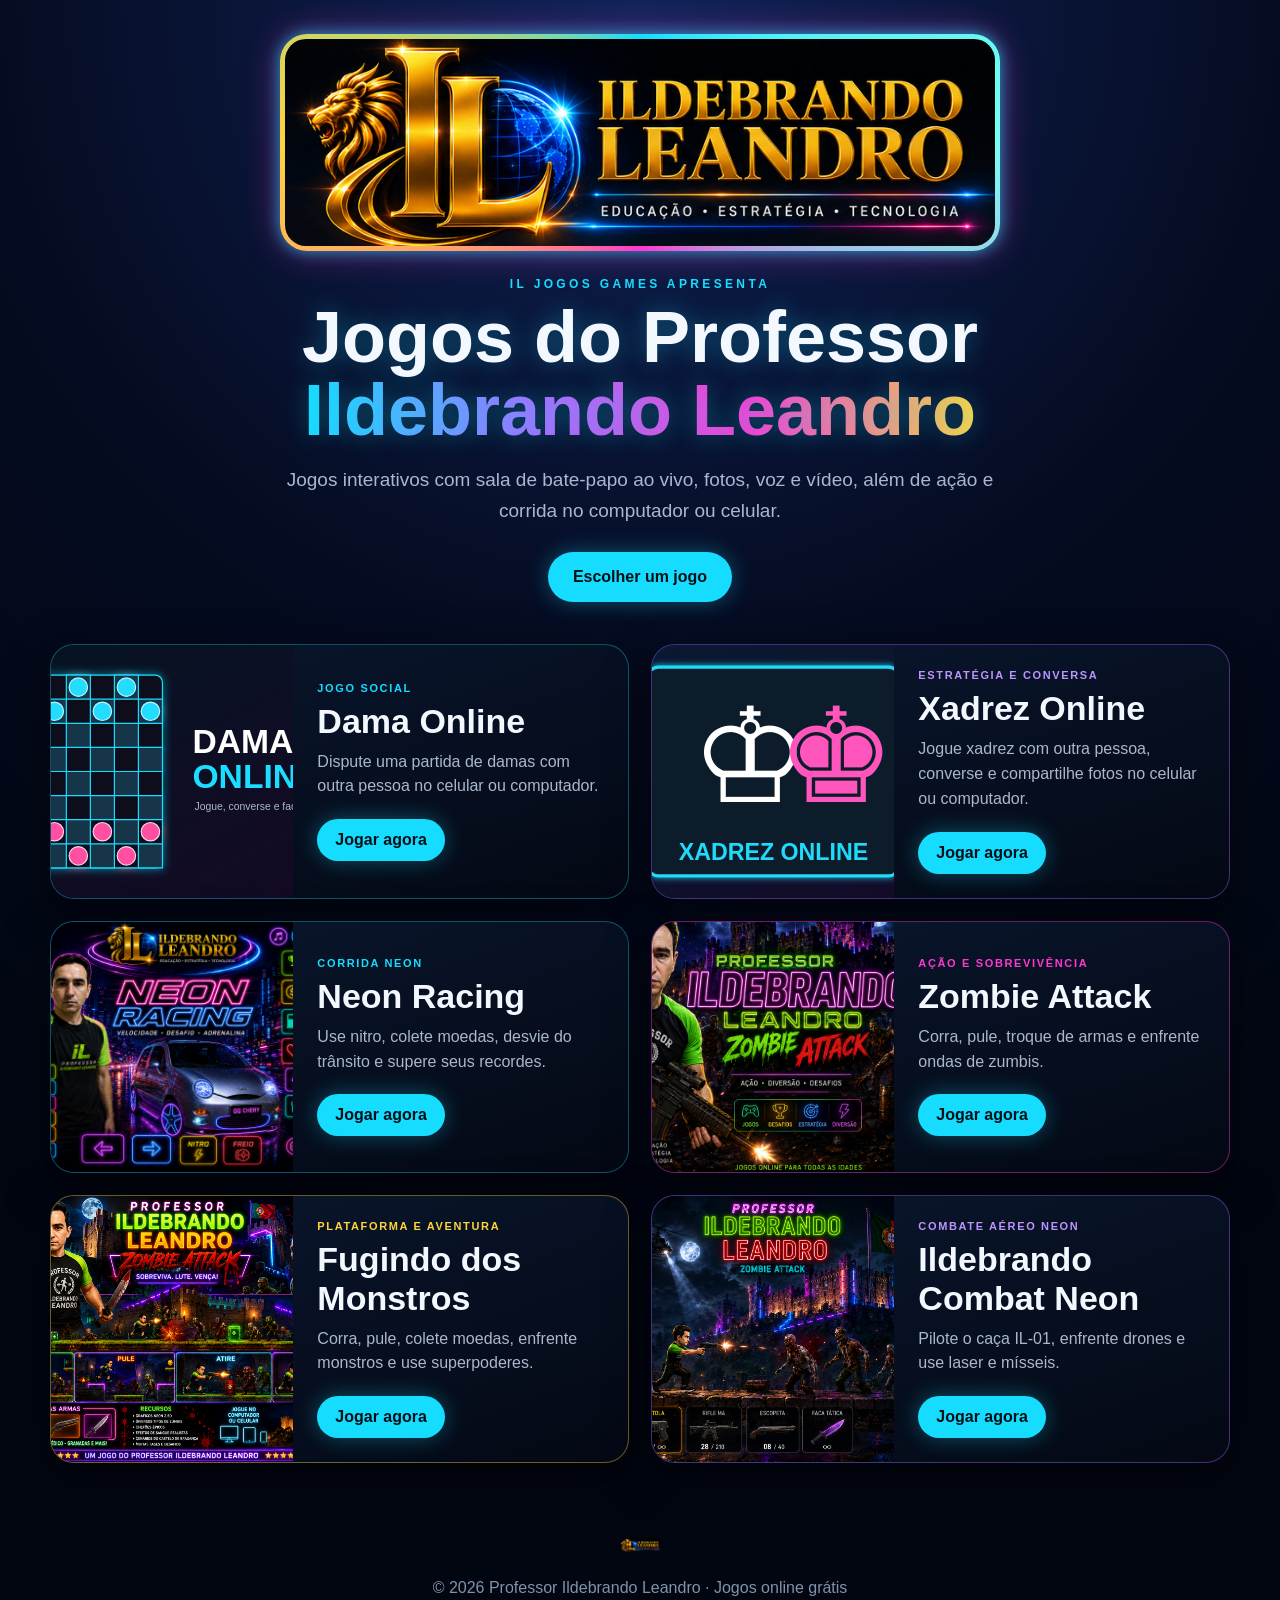
<file: index.html>
<!doctype html>
<html lang="pt-BR">
<head>
<meta charset="utf-8">
  <meta name="viewport" content="width=device-width,initial-scale=1,viewport-fit=cover">
  <title>Jogos do Professor Ildebrando Leandro | Jogos Online Grátis</title>
  <meta name="description" content="Jogos online grátis do Professor Ildebrando Leandro. Jogue Dama e Xadrez interativos com sala de bate-papo ao vivo, além de jogos de ação e corrida no celular ou computador.">
  <meta name="author" content="Professor Ildebrando Leandro">
  <meta name="robots" content="index,follow,max-image-preview:large,max-snippet:-1,max-video-preview:-1">
  <meta name="googlebot" content="index,follow,max-image-preview:large,max-snippet:-1,max-video-preview:-1">
  <meta name="theme-color" content="#050914">
  <link rel="canonical" href="https://jogogames.github.io/">
  <link rel="icon" type="image/png" sizes="32x32" href="./assets/favicon-32.png">
  <link rel="icon" type="image/png" sizes="16x16" href="./assets/favicon-16.png">
  <link rel="apple-touch-icon" sizes="192x192" href="./assets/favicon-192.png">
  <link rel="manifest" href="./site.webmanifest">
  <meta property="og:type" content="website">
  <meta property="og:locale" content="pt_BR">
  <meta property="og:site_name" content="Jogos do Professor Ildebrando Leandro">
  <meta property="og:title" content="Jogos do Professor Ildebrando Leandro">
  <meta property="og:description" content="Dama e Xadrez interativos com sala de bate-papo ao vivo, fotos, voz e vídeo. Jogue grátis no celular ou computador.">
  <meta property="og:url" content="https://jogogames.github.io/">
  <meta property="og:image" content="https://jogogames.github.io/assets/jogogames-whatsapp-1200x630.png">
  <meta property="og:image:secure_url" content="https://jogogames.github.io/assets/jogogames-whatsapp-1200x630.png">
  <meta property="og:image:type" content="image/png">
  <meta property="og:image:width" content="1200">
  <meta property="og:image:height" content="630">
  <meta property="og:image:alt" content="Jogos online grátis do Professor Ildebrando Leandro">
  <meta name="twitter:card" content="summary_large_image">
  <meta name="twitter:title" content="Jogos do Professor Ildebrando Leandro">
  <meta name="twitter:description" content="Dama e Xadrez interativos com sala de bate-papo ao vivo, além de jogos de ação e corrida.">
  <meta name="twitter:image" content="https://jogogames.github.io/assets/jogogames-whatsapp-1200x630.png">
  <link rel="stylesheet" href="./style.css?v=4">
  <script type="application/ld+json">
  {"@context":"https://schema.org","@type":"WebSite","name":"Jogos do Professor Ildebrando Leandro","alternateName":"JogoGames","url":"https://jogogames.github.io/","description":"Jogos online grátis criados pelo Professor Ildebrando Leandro.","inLanguage":"pt-BR","publisher":{"@type":"Person","name":"Professor Ildebrando Leandro"}}
  </script>
<script async src="https://www.googletagmanager.com/gtag/js?id=G-5PKOH4M5QY"></script><script>window.dataLayer=window.dataLayer||[];function gtag(){dataLayer.push(arguments)}gtag("js",new Date());gtag("config","G-5PKOH4M5QY");</script></head>
<body>
  <header class="hero">
    <span class="brand-neon"><img class="brand" src="./assets/logo-ildebrando-gold.png" alt="Logotipo Ildebrando Leandro com leão dourado e luzes neon" width="1650" height="500"></span>
    <p class="eyebrow">IL JOGOS GAMES APRESENTA</p>
    <h1>Jogos do Professor<br><span>Ildebrando Leandro</span></h1>
    <p class="intro">Jogos interativos com sala de bate-papo ao vivo, fotos, voz e vídeo, além de ação e corrida no computador ou celular.</p>
    <a class="primary" href="#jogos">Escolher um jogo</a>
  </header>

  <main id="jogos" class="games" aria-label="Jogos disponíveis">
    <article class="card green">
      <img src="./assets/dama-online.svg" alt="Tabuleiro iluminado do jogo Dama Online" loading="eager">
      <div><span>Jogo social</span><h2>Dama Online</h2><p>Dispute uma partida de damas com outra pessoa no celular ou computador.</p><a href="./Dama-Online/">Jogar agora</a></div>
    </article>
    <article class="card violet">
      <img src="./assets/xadrez-online.svg" alt="Tabuleiro iluminado do jogo Xadrez Online" loading="eager">
      <div><span>Estratégia e conversa</span><h2>Xadrez Online</h2><p>Jogue xadrez com outra pessoa, converse e compartilhe fotos no celular ou computador.</p><a href="./Xadrez-Online/">Jogar agora</a></div>
    </article>
    <article class="card cyan">
      <img src="./assets/cover-neon-racing.png" alt="Capa do Neon Racing" loading="lazy">
      <div><span>Corrida neon</span><h2>Neon Racing</h2><p>Use nitro, colete moedas, desvie do trânsito e supere seus recordes.</p><a href="./Neon-Racing/">Jogar agora</a></div>
    </article>
    <article class="card pink">
      <img src="./assets/professor-ildebrando-zombie-attack-1200x630.png" alt="Capa do Zombie Attack" loading="lazy">
      <div><span>Ação e sobrevivência</span><h2>Zombie Attack</h2><p>Corra, pule, troque de armas e enfrente ondas de zumbis.</p><a href="./Zombie-Attack/">Jogar agora</a></div>
    </article>
    <article class="card gold">
      <img src="./assets/cover.jpg" alt="Capa do Ildebrando Combat Neon" loading="lazy">
      <div><span>Plataforma e aventura</span><h2>Fugindo dos Monstros</h2><p>Corra, pule, colete moedas, enfrente monstros e use superpoderes.</p><a href="./Monster-Games/">Jogar agora</a></div>
    </article>
    <article class="card violet">
      <img src="./assets/game-scene-v3.png" alt="Capa do Ildebrando Combat Neon" loading="lazy">
      <div><span>Combate aéreo neon</span><h2>Ildebrando Combat Neon</h2><p>Pilote o caça IL-01, enfrente drones e use laser e mísseis.</p><a href="https://jogogames.github.io/Jogos.Games/">Jogar agora</a></div>
    </article>
  </main>

  <footer><img src="./assets/favicon-192.png" alt="IL" width="48" height="48"><p>© 2026 Professor Ildebrando Leandro · Jogos online grátis</p></footer>
</body>
</html>
</file>
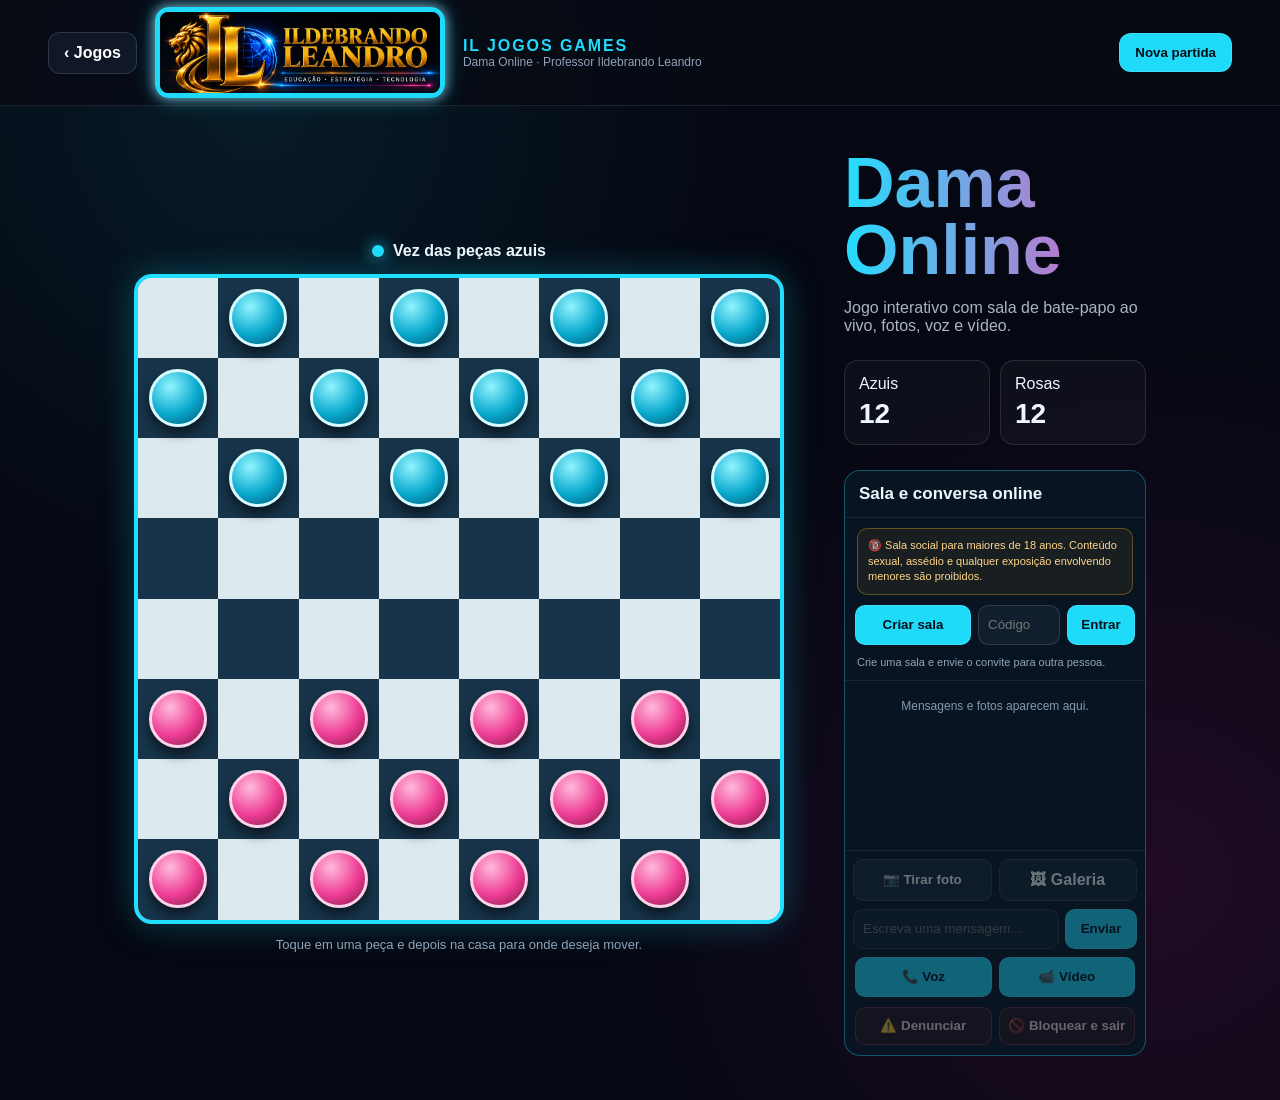
<file: Dama-Online/index.html>
<!doctype html><html lang="pt-BR"><head><meta charset="utf-8"><meta name="viewport" content="width=device-width,initial-scale=1,viewport-fit=cover"><meta name="theme-color" content="#050914"><title>Jogo de Dama Online Grátis com Amigos | JogoGames</title><meta name="description" content="Jogue Dama Online grátis com amigos. Jogo interativo com sala de bate-papo ao vivo, fotos, voz e vídeo no celular ou computador."><meta name="author" content="Professor Ildebrando Leandro"><meta name="robots" content="index,follow,max-image-preview:large"><link rel="canonical" href="https://jogogames.github.io/Dama-Online/"><link rel="icon" href="../assets/favicon-32.png"><meta property="og:type" content="website"><meta property="og:locale" content="pt_BR"><meta property="og:site_name" content="JogoGames"><meta property="og:title" content="Jogo de Dama Online Grátis com Amigos | JogoGames"><meta property="og:description" content="Jogo de Dama interativo com sala de bate-papo ao vivo, fotos, voz e vídeo. Jogue grátis com amigos."><meta property="og:url" content="https://jogogames.github.io/Dama-Online/"><meta property="og:image" content="https://jogogames.github.io/assets/dama-online-whatsapp-1200x630.png"><meta property="og:image:secure_url" content="https://jogogames.github.io/assets/dama-online-whatsapp-1200x630.png"><meta property="og:image:type" content="image/png"><meta property="og:image:width" content="1200"><meta property="og:image:height" content="630"><meta property="og:image:alt" content="Dama Online do Professor Ildebrando Leandro"><meta name="twitter:card" content="summary_large_image"><meta name="twitter:title" content="Jogo de Dama Online Grátis com Amigos | JogoGames"><meta name="twitter:description" content="Jogo de Dama interativo com sala de bate-papo ao vivo, fotos, voz e vídeo. Jogue grátis com amigos."><meta name="twitter:image" content="https://jogogames.github.io/assets/dama-online-whatsapp-1200x630.png"><link rel="stylesheet" href="./style.css?v=9"><link rel="stylesheet" href="./social.css?v=7"><script type="application/ld+json">{"@context":"https://schema.org","@type":"VideoGame","name":"Dama Online","url":"https://jogogames.github.io/Dama-Online/","image":"https://jogogames.github.io/assets/dama-online-whatsapp-1200x630.png","author":{"@type":"Person","name":"Professor Ildebrando Leandro"},"applicationCategory":"Game","operatingSystem":"Web Browser","isAccessibleForFree":true,"inLanguage":"pt-BR"}</script><script async src="https://www.googletagmanager.com/gtag/js?id=G-5PKOH4M5QY"></script><script>window.dataLayer=window.dataLayer||[];function gtag(){dataLayer.push(arguments)}gtag("js",new Date());gtag("config","G-5PKOH4M5QY");</script></head><body>
<header><a href="../" aria-label="Voltar ao JogoGames">‹ Jogos</a><span class="logo-neon"><img class="game-brand" src="../assets/logo-ildebrando-gold.png" alt="Leão dourado IL"></span><div><strong>IL JOGOS GAMES</strong><span>Dama Online · Professor Ildebrando Leandro</span></div><button id="newGame">Nova partida</button></header>
<main><section class="game"><div class="status"><span id="turnDot"></span><strong id="status">Vez das peças azuis</strong></div><div id="board" class="board" role="grid" aria-label="Tabuleiro de damas"></div><p class="help">Toque em uma peça e depois na casa para onde deseja mover.</p></section><aside><h1>Dama Online</h1><p>Jogo interativo com sala de bate-papo ao vivo, fotos, voz e vídeo.</p><div class="score"><span>Azuis <b id="blueScore">12</b></span><span>Rosas <b id="pinkScore">12</b></span></div><section class="social"><h2>Sala e conversa online</h2><p class="safety-note">🔞 Sala social para maiores de 18 anos. Conteúdo sexual, assédio e qualquer exposição envolvendo menores são proibidos.</p><div class="room-tools"><button class="create-room">Criar sala</button><input id="roomCode" maxlength="6" placeholder="Código"><button class="join-room">Entrar</button></div><p id="roomState" class="room-state">Crie uma sala e envie o convite para outra pessoa.</p><button id="copyInvite" class="copy-invite" hidden>Copiar convite</button><div id="chatMessages" class="chat-messages"><p class="notice">Mensagens e fotos aparecem aqui.</p></div><div class="photo-tools"><button type="button" id="cameraPhoto" disabled>📷 Tirar foto</button><label>🖼 Galeria<input id="chatPhoto" type="file" accept="image/*" disabled></label></div><form id="chatForm" class="chat-form"><input id="chatText" maxlength="500" placeholder="Escreva uma mensagem..." disabled><button id="chatSend" disabled>Enviar</button></form><div class="call-tools"><button id="voiceCall" disabled>📞 Voz</button><button id="videoCall" disabled>📹 Vídeo</button></div><div class="safety-tools"><button id="reportUser" disabled>⚠️ Denunciar</button><button id="blockUser" disabled>🚫 Bloquear e sair</button><button id="kickUser" hidden disabled>Expulsar da sala</button></div></section></aside></main><section id="videoStage" class="video-stage" hidden><video id="remoteVideo" autoplay playsinline></video><video id="mineVideo" class="mine-video" autoplay muted playsinline></video><button id="endCall">Encerrar</button></section><section id="photoStage" class="photo-stage" hidden><video id="photoPreview" autoplay muted playsinline></video><div><button id="takePhoto">Fotografar</button><button id="cancelPhoto">Cancelar</button></div></section><audio id="remoteAudio" autoplay></audio>
<script src="./peerjs.min.js?v=1"></script><script src="./game.js?v=3"></script><script src="./social.js?v=9"></script></body></html>
</file>
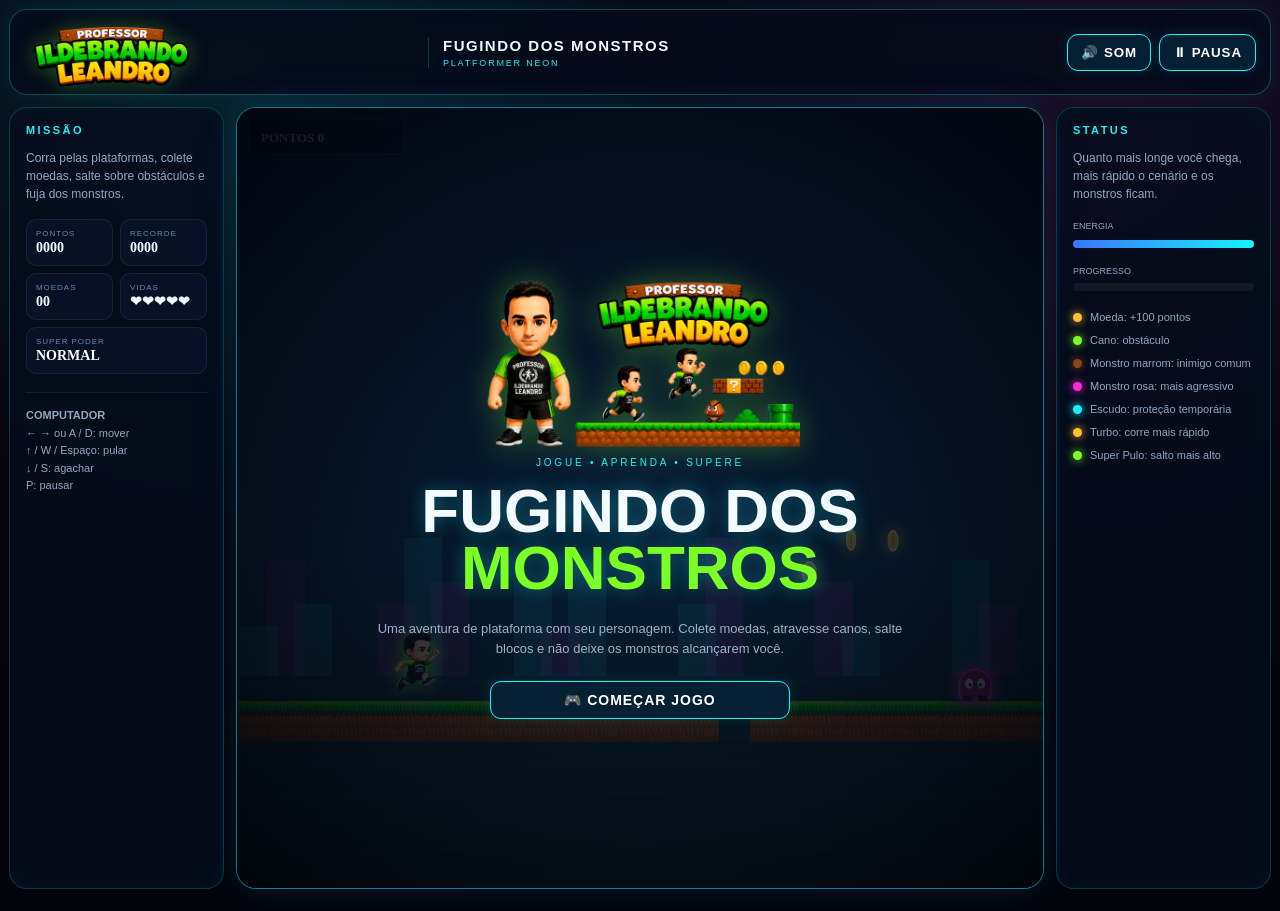
<file: Monster-Games/index.html>
<!doctype html>
<html lang="pt-BR">
<head>

<meta charset="UTF-8">
<meta name="viewport" content="width=device-width,initial-scale=1,viewport-fit=cover,user-scalable=no">

<title>Professor Ildebrando Leandro | Fugindo dos Monstros - Jogo Online</title>

<meta name="description" content="Fugindo dos Monstros é um jogo online grátis do Professor Ildebrando Leandro. Corra, pule, colete moedas, enfrente monstros e use superpoderes no computador ou celular.">

<meta name="keywords" content="Fugindo dos Monstros, Professor Ildebrando Leandro, jogo online grátis, jogo de plataforma, jogo de monstros, jogo neon, jogos Ildebrando, jogo para celular, jogo para computador">

<meta name="author" content="Professor Ildebrando Leandro">
<meta name="creator" content="Professor Ildebrando Leandro">
<meta name="publisher" content="Professor Ildebrando Leandro">

<meta name="robots" content="index,follow,max-image-preview:large,max-snippet:-1,max-video-preview:-1">
<meta name="googlebot" content="index,follow,max-image-preview:large,max-snippet:-1,max-video-preview:-1">

<meta name="theme-color" content="#050814">
<meta name="color-scheme" content="dark">

<!-- ENDEREÇO OFICIAL DO MONSTER GAMES -->

<link rel="canonical"
      href="https://jogogames.github.io/Jogos.Games/Monster-Games/">

<link rel="alternate"
      hreflang="pt-BR"
      href="https://jogogames.github.io/Jogos.Games/Monster-Games/">

<link rel="alternate"
      hreflang="x-default"
      href="https://jogogames.github.io/Jogos.Games/Monster-Games/">

<!-- FAVICON PRINCIPAL - MESMO DO COMBAT NEON -->

<link rel="icon"
      type="image/png"
      sizes="192x192"
      href="https://jogogames.github.io/Jogos.Games/assets/favicon-192.png?v=9">

<link rel="shortcut icon"
      type="image/png"
      href="https://jogogames.github.io/Jogos.Games/assets/favicon-192.png?v=9">

<link rel="apple-touch-icon"
      sizes="192x192"
      href="https://jogogames.github.io/Jogos.Games/assets/favicon-192.png?v=9">

<!-- OPEN GRAPH - GOOGLE / WHATSAPP / FACEBOOK / LINKEDIN -->

<meta property="og:type" content="website">
<meta property="og:locale" content="pt_BR">
<meta property="og:site_name" content="Jogos do Professor Ildebrando Leandro">

<meta property="og:title"
      content="Professor Ildebrando Leandro | Fugindo dos Monstros">

<meta property="og:description"
      content="Jogo online grátis do Professor Ildebrando Leandro. Corra, pule, colete moedas, use superpoderes e fuja dos monstros!">

<meta property="og:url"
      content="https://jogogames.github.io/Jogos.Games/Monster-Games/">

<meta property="og:image"
      content="https://jogogames.github.io/Jogos.Games/Monster-Games/assets/fugindo-monstros-professor-2026.jpg">

<meta property="og:image:url"
      content="https://jogogames.github.io/Jogos.Games/Monster-Games/assets/fugindo-monstros-professor-2026.jpg">

<meta property="og:image:secure_url"
      content="https://jogogames.github.io/Jogos.Games/Monster-Games/assets/fugindo-monstros-professor-2026.jpg">

<meta property="og:image:type" content="image/jpeg">
<meta property="og:image:width" content="1728">
<meta property="og:image:height" content="910">

<meta property="og:image:alt"
      content="Professor Ildebrando Leandro - Fugindo dos Monstros">

<!-- X / TWITTER -->

<meta name="twitter:card" content="summary_large_image">

<meta name="twitter:title"
      content="Professor Ildebrando Leandro | Fugindo dos Monstros">

<meta name="twitter:description"
      content="Jogue Fugindo dos Monstros, jogo online grátis do Professor Ildebrando Leandro.">

<meta name="twitter:image"
      content="https://jogogames.github.io/Jogos.Games/Monster-Games/assets/fugindo-monstros-professor-2026.jpg">

<meta name="twitter:image:alt"
      content="Professor Ildebrando Leandro - Fugindo dos Monstros">

<!-- DADOS ESTRUTURADOS -->

<script type="application/ld+json">
{
  "@context": "https://schema.org",
  "@graph": [
    {
      "@type": "Person",
      "@id": "https://jogogames.github.io/Jogos.Games/#person",
      "name": "Professor Ildebrando Leandro",
      "url": "https://jogogames.github.io/Jogos.Games/"
    },
    {
      "@type": "WebPage",
      "@id": "https://jogogames.github.io/Jogos.Games/Monster-Games/#webpage",
      "url": "https://jogogames.github.io/Jogos.Games/Monster-Games/",
      "name": "Professor Ildebrando Leandro | Fugindo dos Monstros - Jogo Online",
      "description": "Fugindo dos Monstros é um jogo online grátis do Professor Ildebrando Leandro. Corra, pule, colete moedas, enfrente monstros e use superpoderes.",
      "inLanguage": "pt-BR",
      "isPartOf": {
        "@id": "https://jogogames.github.io/Jogos.Games/#website"
      },
      "primaryImageOfPage": {
        "@id": "https://jogogames.github.io/Jogos.Games/Monster-Games/#primaryimage"
      },
      "mainEntity": {
        "@id": "https://jogogames.github.io/Jogos.Games/Monster-Games/#game"
      }
    },
    {
      "@type": "ImageObject",
      "@id": "https://jogogames.github.io/Jogos.Games/Monster-Games/#primaryimage",
      "url": "https://jogogames.github.io/Jogos.Games/Monster-Games/assets/fugindo-monstros-professor-2026.jpg",
      "contentUrl": "https://jogogames.github.io/Jogos.Games/Monster-Games/assets/fugindo-monstros-professor-2026.jpg",
      "width": 1728,
      "height": 910,
      "caption": "Professor Ildebrando Leandro - Fugindo dos Monstros"
    },
    {
      "@type": "VideoGame",
      "@id": "https://jogogames.github.io/Jogos.Games/Monster-Games/#game",
      "name": "Fugindo dos Monstros",
      "url": "https://jogogames.github.io/Jogos.Games/Monster-Games/",
      "description": "Jogo online grátis de plataforma do Professor Ildebrando Leandro. Corra, pule, colete moedas, enfrente monstros e utilize superpoderes.",
      "image": "https://jogogames.github.io/Jogos.Games/Monster-Games/assets/fugindo-monstros-professor-2026.jpg",
      "author": {
        "@id": "https://jogogames.github.io/Jogos.Games/#person"
      },
      "publisher": {
        "@id": "https://jogogames.github.io/Jogos.Games/#person"
      },
      "inLanguage": "pt-BR",
      "gamePlatform": [
        "Web Browser",
        "Desktop",
        "Mobile"
      ],
      "genre": [
        "Plataforma",
        "Aventura",
        "Ação"
      ],
      "playMode": "SinglePlayer"
    }
  ]
}
</script>

<!-- GOOGLE ANALYTICS DO MONSTER GAMES -->

<script async src="https://www.googletagmanager.com/gtag/js?id=G-846WNSL1HB"></script>
<script>
window.dataLayer = window.dataLayer || [];
function gtag(){dataLayer.push(arguments);}
gtag('js', new Date());
gtag('config', 'G-846WNSL1HB');
</script>

<style>

*{box-sizing:border-box}

:root{
--bg:#030611;
--cyan:#18f2ff;
--blue:#3877ff;
--pink:#ff2bd6;
--green:#7cff24;
--gold:#ffc233;
--text:#f3fbff;
--muted:#8fa5c0
}

html,body{
margin:0;
min-height:100%;
background:#02040b;
color:var(--text);
font-family:Segoe UI,Arial,sans-serif
}

body{
overflow-x:hidden;
background:
radial-gradient(circle at 18% 10%,rgba(24,242,255,.10),transparent 32%),
radial-gradient(circle at 86% 15%,rgba(255,43,214,.09),transparent 32%),
linear-gradient(180deg,#050916,#02040b 75%);
}

body:before{
content:"";
position:fixed;
inset:0;
pointer-events:none;
z-index:-1;
background-image:
linear-gradient(rgba(24,242,255,.025) 1px,transparent 1px),
linear-gradient(90deg,rgba(24,242,255,.025) 1px,transparent 1px);
background-size:34px 34px
}

.shell{
width:min(1450px,calc(100% - 18px));
margin:auto;
padding:9px 0 22px
}

header{
display:flex;
align-items:center;
justify-content:space-between;
gap:14px;
min-height:84px;
padding:8px 14px;
border:1px solid #18f2ff44;
border-radius:18px;
background:#050b19dd;
box-shadow:0 0 28px #18f2ff12,inset 0 0 25px #3877ff0b;
backdrop-filter:blur(14px)
}

.brand{
display:flex;
align-items:center;
gap:14px;
min-width:0
}

.brand img{
width:min(390px,42vw);
height:68px;
object-fit:contain;
object-position:left center;
filter:drop-shadow(0 0 10px #7cff2444)
}

.brand-copy{
border-left:1px solid #18f2ff33;
padding-left:14px;
display:flex;
flex-direction:column
}

.brand-copy b{
font-size:15px;
letter-spacing:.10em
}

.brand-copy span{
font-size:9px;
letter-spacing:.20em;
color:var(--cyan);
margin-top:4px
}

.top-actions{
display:flex;
gap:8px
}

.top-actions button,
.start-btn,
.retry-btn{
border:1px solid var(--cyan);
background:#062033;
color:white;
border-radius:11px;
padding:10px 13px;
font-weight:800;
letter-spacing:.07em;
box-shadow:0 0 16px #18f2ff1e;
cursor:pointer
}

.top-actions button:hover,
.start-btn:hover,
.retry-btn:hover{
box-shadow:0 0 24px #18f2ff55
}

.game-layout{
display:grid;
grid-template-columns:215px minmax(420px,1fr) 215px;
gap:12px;
margin-top:12px
}

.panel{
border:1px solid #18f2ff34;
border-radius:18px;
background:#050c1bdd;
padding:16px;
box-shadow:inset 0 0 25px #18f2ff08
}

.panel h2{
font-size:11px;
letter-spacing:.22em;
color:var(--cyan);
margin:0 0 13px
}

.panel p{
font-size:12px;
line-height:1.5;
color:#92a7c2
}

.stat-grid{
display:grid;
grid-template-columns:1fr 1fr;
gap:7px;
margin-top:16px
}

.power-stat{
grid-column:1/-1
}

.stat{
padding:9px;
border:1px solid #ffffff12;
border-radius:10px;
background:#071126
}

.stat small{
display:block;
color:#7087a7;
font-size:8px;
letter-spacing:.12em
}

.stat b{
font-family:Consolas;
font-size:14px
}

.instructions{
margin-top:18px;
padding-top:14px;
border-top:1px solid #ffffff12;
font-size:11px;
line-height:1.6;
color:#91a6c0
}

.game-stage{
position:relative;
min-width:0;
height:calc(100vh - 118px);
min-height:560px;
max-height:820px;
border:1px solid #18f2ff77;
border-radius:20px;
overflow:hidden;
background:#071626;
box-shadow:0 0 30px #18f2ff18,0 0 65px #8b45ff0c
}

canvas{
display:block;
width:100%;
height:100%;
touch-action:none
}

.overlay{
position:absolute;
inset:0;
z-index:8;
display:flex;
flex-direction:column;
align-items:center;
justify-content:center;
text-align:center;
padding:24px;
background:radial-gradient(circle,rgba(7,22,42,.68),rgba(1,4,11,.94))
}

.overlay.hidden{
display:none
}

.overlay img{
width:min(590px,88%);
max-height:170px;
object-fit:contain;
filter:drop-shadow(0 0 15px #7cff2450)
}

.overlay .tag{
font-size:10px;
letter-spacing:.28em;
color:var(--cyan);
margin-top:10px
}

.overlay h1{
font-size:clamp(30px,5vw,62px);
line-height:.92;
margin:14px 0 10px;
text-shadow:0 0 18px #18f2ff55
}

.overlay h1 span{
color:var(--green)
}

.overlay p{
max-width:540px;
color:#9eb1ca;
font-size:13px;
line-height:1.5
}

.start-btn,
.retry-btn{
width:min(300px,85%);
margin-top:10px;
font-size:14px
}

.power{
height:8px;
border-radius:10px;
background:#ffffff0d;
overflow:hidden;
margin-top:7px
}

.power i{
display:block;
height:100%;
width:100%;
background:linear-gradient(90deg,#3877ff,#18f2ff);
box-shadow:0 0 10px #18f2ff
}

.power.gold i{
background:linear-gradient(90deg,#ff8426,#ffc233)
}

.legend{
display:grid;
gap:11px;
font-size:11px;
color:#8fa4bf;
margin-top:20px
}

.legend span{
display:flex;
gap:8px;
align-items:center
}

.dot{
width:9px;
height:9px;
border-radius:50%;
display:inline-block;
box-shadow:0 0 10px currentColor
}

.mobile-controls{
display:none;
position:absolute;
left:8px;
right:8px;
bottom:8px;
z-index:6;
justify-content:space-between;
align-items:flex-end;
pointer-events:none
}

.mobile-controls button{
pointer-events:auto;
touch-action:none;
user-select:none
}

.dpad{
display:grid;
grid-template-columns:repeat(3,52px);
grid-template-rows:repeat(2,52px);
gap:5px
}

.dpad button,
.jump{
border:1px solid #18f2ff99;
background:#041426d9;
color:#fff;
border-radius:15px;
font-size:22px;
box-shadow:0 0 17px #18f2ff22
}

.dpad .left{
grid-column:1;
grid-row:2
}

.dpad .right{
grid-column:3;
grid-row:2
}

.dpad .down{
grid-column:2;
grid-row:2
}

.dpad .up{
grid-column:2;
grid-row:1
}

.jump{
width:86px;
height:72px;
border-color:#7cff24;
color:#7cff24;
font-size:12px;
font-weight:900;
letter-spacing:.08em
}

.jump b{
font-size:27px
}

.screen-flash{
position:absolute;
inset:0;
pointer-events:none;
z-index:5;
opacity:0;
background:#fff
}

@keyframes flash{
0%{opacity:.25}
100%{opacity:0}
}

.flash{
animation:flash .18s
}

@media(max-width:1050px){

.game-layout{
grid-template-columns:185px 1fr
}

.right-panel{
display:none
}

.brand-copy{
display:none
}

.brand img{
width:min(440px,55vw)
}

}

@media(max-width:720px){

.shell{
width:calc(100% - 8px);
padding:4px 0 8px
}

header{
min-height:65px;
border-radius:13px;
padding:4px 8px;
justify-content:center
}

.brand{
width:100%;
justify-content:center
}

.brand img{
height:55px;
width:min(340px,72vw);
object-position:center
}

.top-actions{
position:fixed;
right:8px;
top:70px;
z-index:20
}

.top-actions button{
padding:6px 8px;
font-size:9px
}

.game-layout{
display:block;
margin-top:5px
}

.left-panel{
height:73px;
padding:6px;
display:grid;
grid-template-columns:1fr 1fr;
gap:5px;
margin-bottom:5px
}

.left-panel h2,
.left-panel p,
.instructions{
display:none
}

.stat-grid{
grid-column:1/-1;
margin:0;
grid-template-columns:repeat(5,1fr);
gap:4px
}

.power-stat{
grid-column:auto
}

.stat{
padding:4px;
text-align:center
}

.stat small{
font-size:6px
}

.stat b{
font-size:10px
}

.game-stage{
height:calc(100dvh - 148px);
min-height:430px;
border-radius:14px
}

.mobile-controls{
display:flex
}

.overlay{
padding-bottom:94px
}

.overlay img{
max-height:115px
}

.overlay p{
font-size:12px
}

}

@media(max-width:420px){

.dpad{
transform:scale(.9);
transform-origin:left bottom
}

.jump{
transform:scale(.9);
transform-origin:right bottom
}

}

</style>

</head>

<body>

<div class="shell">

<header>

<div class="brand">
<img src="assets/logo.png" alt="Professor Ildebrando Leandro">

<div class="brand-copy">
<b>FUGINDO DOS MONSTROS</b>
<span>PLATFORMER NEON</span>
</div>

</div>

<div class="top-actions">
<button id="soundBtn">🔊 SOM</button>
<button id="pauseBtn">⏸ PAUSA</button>
</div>

</header>

<div class="game-layout">

<aside class="panel left-panel">

<h2>MISSÃO</h2>

<p>
Corra pelas plataformas, colete moedas, salte sobre obstáculos e fuja dos monstros.
</p>

<div class="stat-grid">

<div class="stat">
<small>PONTOS</small>
<b id="score">0000</b>
</div>

<div class="stat">
<small>RECORDE</small>
<b id="best">0000</b>
</div>

<div class="stat">
<small>MOEDAS</small>
<b id="coins">00</b>
</div>

<div class="stat">
<small>VIDAS</small>
<b id="lives">❤❤❤❤❤</b>
</div>

<div class="stat power-stat">
<small>SUPER PODER</small>
<b id="powerStatus">NORMAL</b>
</div>

</div>

<div class="instructions">
<b>COMPUTADOR</b><br>
← → ou A / D: mover<br>
↑ / W / Espaço: pular<br>
↓ / S: agachar<br>
P: pausar
</div>

</aside>

<section class="game-stage">

<canvas id="game"></canvas>

<div id="flash" class="screen-flash"></div>

<div id="intro" class="overlay">

<img src="assets/jogo.png"
     alt="Professor Ildebrando Leandro - Fugindo dos Monstros">

<div class="tag">
JOGUE • APRENDA • SUPERE
</div>

<h1>
FUGINDO DOS<br>
<span>MONSTROS</span>
</h1>

<p>
Uma aventura de plataforma com seu personagem. Colete moedas, atravesse canos,
salte blocos e não deixe os monstros alcançarem você.
</p>

<button id="startBtn" class="start-btn">
🎮 COMEÇAR JOGO
</button>

</div>

<div id="gameOver" class="overlay hidden">

<img src="assets/logo.png"
     alt="Professor Ildebrando Leandro">

<div class="tag">
FIM DE JOGO
</div>

<h1>
PONTUAÇÃO<br>
<span id="finalScore">0</span>
</h1>

<p id="recordText">
Tente novamente e supere seu recorde.
</p>

<button id="retryBtn" class="retry-btn">
↻ JOGAR NOVAMENTE
</button>

</div>

<div class="mobile-controls"
     aria-label="Controles para celular">

<div class="dpad">

<button class="up"
        data-key="up"
        aria-label="Mover para cima">▲</button>

<button class="left"
        data-key="left"
        aria-label="Mover para esquerda">◀</button>

<button class="down"
        data-key="down"
        aria-label="Mover para baixo">▼</button>

<button class="right"
        data-key="right"
        aria-label="Mover para direita">▶</button>

</div>

<button class="jump"
        data-key="jump"
        aria-label="Pular">
PULAR<br><b>⬆</b>
</button>

</div>

</section>

<aside class="panel right-panel">

<h2>STATUS</h2>

<p>
Quanto mais longe você chega, mais rápido o cenário e os monstros ficam.
</p>

<label style="font-size:9px;color:#8fa4bf">
ENERGIA
</label>

<div class="power">
<i id="energyBar"></i>
</div>

<label style="display:block;margin-top:18px;font-size:9px;color:#8fa4bf">
PROGRESSO
</label>

<div class="power gold">
<i id="progressBar"></i>
</div>

<div class="legend">

<span>
<i class="dot" style="color:#ffc233;background:#ffc233"></i>
Moeda: +100 pontos
</span>

<span>
<i class="dot" style="color:#7cff24;background:#7cff24"></i>
Cano: obstáculo
</span>

<span>
<i class="dot" style="color:#8b4513;background:#8b4513"></i>
Monstro marrom: inimigo comum
</span>

<span>
<i class="dot" style="color:#ff2bd6;background:#ff2bd6"></i>
Monstro rosa: mais agressivo
</span>

<span>
<i class="dot" style="color:#18f2ff;background:#18f2ff"></i>
Escudo: proteção temporária
</span>

<span>
<i class="dot" style="color:#ffc233;background:#ffc233"></i>
Turbo: corre mais rápido
</span>

<span>
<i class="dot" style="color:#7cff24;background:#7cff24"></i>
Super Pulo: salto mais alto
</span>

</div>

</aside>

</div>
</div>

<audio id="music"
       src="assets/musicgame.mp3"
       loop
       preload="auto"></audio>

<audio id="jumpSound"
       src="assets/jumping.wav"
       preload="auto"></audio>

<script>

const canvas=document.getElementById("game"),
ctx=canvas.getContext("2d");

const ui={
score:document.getElementById("score"),
best:document.getElementById("best"),
coins:document.getElementById("coins"),
lives:document.getElementById("lives"),
intro:document.getElementById("intro"),
over:document.getElementById("gameOver"),
final:document.getElementById("finalScore"),
record:document.getElementById("recordText"),
energy:document.getElementById("energyBar"),
progress:document.getElementById("progressBar"),
power:document.getElementById("powerStatus"),
flash:document.getElementById("flash")
};

const music=document.getElementById("music"),
jumpSound=document.getElementById("jumpSound");

music.volume=.28;
jumpSound.volume=.65;

const imgs={};

[
"jogo1.png",
"jogo2.png",
"jogo3.png",
"jogo5.png",
"jogo7.png",
"jogo11.png",
"jogo12.png",
"jogo16.png"
].forEach(n=>{

const im=new Image();

im.src="assets/"+n;
imgs[n]=im;

});

let keys={
left:false,
right:false,
up:false,
down:false,
jump:false
},
soundOn=true,
last=0,
state;

function fresh(){

return{

running:false,
paused:false,
t:0,
score:0,
best:+localStorage.getItem("ildebrandoPlatformBest")||0,
coins:0,
lives:5,
energy:100,
distance:0,
speed:205,
power:null,
powerTime:0,
invincible:0,

p:{
x:145,
y:0,
w:58,
h:72,
vy:0,
onGround:false,
duck:false,
anim:0,
prevY:0
},

platforms:[],
blocks:[],
pipes:[],
coinsList:[],
enemies:[],
powerups:[],
particles:[],
nextX:0

};

}

state=fresh();

function resize(){

const r=canvas.getBoundingClientRect(),
d=Math.min(devicePixelRatio||1,2);

canvas.width=Math.max(1,Math.floor(r.width*d));
canvas.height=Math.max(1,Math.floor(r.height*d));

ctx.setTransform(d,0,0,d,0,0);

buildWorld(true);

}

new ResizeObserver(resize).observe(canvas);

const W=()=>canvas.getBoundingClientRect().width,
H=()=>canvas.getBoundingClientRect().height;

function groundY(){

return H()*.76;

}

function buildWorld(force=false){

if(!force && state.platforms.length)return;

state.platforms=[];
state.blocks=[];
state.pipes=[];
state.coinsList=[];
state.enemies=[];
state.powerups=[];

let x=0;

while(x<W()*2.5){

const width=260+Math.random()*280;

state.platforms.push({x,width});

if(x>200 && Math.random()<.72)

state.blocks.push({
x:x+80+Math.random()*(width-150),
y:groundY()-95
});

if(x>300 && Math.random()<.42)

state.pipes.push({
x:x+120+Math.random()*(width-180),
y:groundY()-62,
w:52,
h:62
});

if(x>180){

for(let k=0;k<3;k++)

state.coinsList.push({
x:x+60+k*42,
y:groundY()-120-Math.random()*45,
r:10,
t:Math.random()*6
});

if(Math.random()<.58){

const type=Math.random()<.68?"brown":"pink";

state.enemies.push({
x:x+width*.62,
y:groundY()-32,
w:34,
h:32,
vx:(type==="pink"?-54:-38)-Math.random()*18,
phase:Math.random()*6,
type
});

if(Math.random()<.15)

state.enemies.push({
x:x+width*.82,
y:groundY()-32,
w:34,
h:32,
vx:-34-Math.random()*16,
phase:Math.random()*6,
type:"brown"
});

}

if(x>500 && Math.random()<.18){

const kinds=["shield","turbo","jump"];

state.powerups.push({
x:x+width*.45,
y:groundY()-145,
type:kinds[Math.floor(Math.random()*kinds.length)],
t:Math.random()*6
});

}

}

x+=width+85+Math.random()*95;

}

state.nextX=x;

if(!state.p.y)
state.p.y=groundY()-state.p.h;

}

function ensureWorld(){

const right=state.distance+W()*2.2;

while(state.nextX<right){

let x=state.nextX,
width=260+Math.random()*300;

state.platforms.push({x,width});

if(Math.random()<.75)

state.blocks.push({
x:x+80+Math.random()*(width-150),
y:groundY()-95
});

if(Math.random()<.45)

state.pipes.push({
x:x+110+Math.random()*(width-175),
y:groundY()-62,
w:52,
h:62
});

for(let k=0;k<3;k++)

state.coinsList.push({
x:x+70+k*42,
y:groundY()-115-Math.random()*50,
r:10,
t:Math.random()*6
});

if(Math.random()<.60){

const type=Math.random()<.68?"brown":"pink";

state.enemies.push({
x:x+width*.66,
y:groundY()-32,
w:34,
h:32,
vx:(type==="pink"?-56:-40)-Math.random()*22,
phase:Math.random()*6,
type
});

if(Math.random()<.14)

state.enemies.push({
x:x+width*.84,
y:groundY()-32,
w:34,
h:32,
vx:-35-Math.random()*16,
phase:Math.random()*6,
type:"brown"
});

}

if(Math.random()<.20){

const kinds=["shield","turbo","jump"];

state.powerups.push({
x:x+width*.45,
y:groundY()-145,
type:kinds[Math.floor(Math.random()*kinds.length)],
t:Math.random()*6
});

}

state.nextX+=width+80+Math.random()*110;

}

}

function unlockAudio(){

if(!soundOn)return;

music.play().catch(()=>{});

}

function sfx(type){

if(!soundOn)return;

if(type==="jump"){

jumpSound.currentTime=0;
jumpSound.play().catch(()=>{});
return;

}

const A=new (window.AudioContext||window.webkitAudioContext)();

const o=A.createOscillator(),
g=A.createGain();

o.connect(g);
g.connect(A.destination);

const cfg={
coin:[980,.09,"square"],
hit:[150,.18,"sawtooth"],
start:[520,.13,"triangle"],
power:[760,.22,"triangle"]
}[type]||[300,.1,"square"];

o.type=cfg[2];
o.frequency.value=cfg[0];

g.gain.setValueAtTime(.09,A.currentTime);

g.gain.exponentialRampToValueAtTime(
.001,
A.currentTime+cfg[1]
);

o.start();
o.stop(A.currentTime+cfg[1]);

}

function startGame(){

const best=state.best;

state=fresh();
state.best=best;
state.running=true;

buildWorld(true);

state.p.y=groundY()-state.p.h;

ui.intro.classList.add("hidden");
ui.over.classList.add("hidden");

sfx("start");
unlockAudio();
sync();

}

function gameOver(){

state.running=false;

music.pause();

if(state.score>state.best){

state.best=Math.floor(state.score);

localStorage.setItem(
"ildebrandoPlatformBest",
state.best
);

ui.record.textContent=
"NOVO RECORDE! Excelente corrida.";

}

else{

ui.record.textContent=
"Tente novamente e supere seu recorde.";

}

ui.final.textContent=
Math.floor(state.score).toLocaleString("pt-BR");

ui.over.classList.remove("hidden");

sync();

}

document.getElementById("startBtn").onclick=startGame;

document.getElementById("retryBtn").onclick=startGame;

document.getElementById("pauseBtn").onclick=()=>{

if(state.running){

state.paused=!state.paused;

if(state.paused)
music.pause();

else
unlockAudio();

}

};

document.getElementById("soundBtn").onclick=e=>{

soundOn=!soundOn;

e.currentTarget.textContent=
soundOn?"🔊 SOM":"🔇 MUDO";

if(soundOn&&state.running)
unlockAudio();

else
music.pause();

};

const keyMap={
ArrowLeft:"left",
a:"left",
A:"left",
ArrowRight:"right",
d:"right",
D:"right",
ArrowUp:"up",
w:"up",
W:"up",
" ":"jump",
ArrowDown:"down",
s:"down",
S:"down"
};

addEventListener("keydown",e=>{

if(keyMap[e.key]){

keys[keyMap[e.key]]=true;

e.preventDefault();

}

if(e.key==="p"||e.key==="P")

document.getElementById("pauseBtn").click();

});

addEventListener("keyup",e=>{

if(keyMap[e.key])
keys[keyMap[e.key]]=false;

});

document.querySelectorAll("[data-key]").forEach(b=>{

const k=b.dataset.key;

const on=e=>{

e.preventDefault();
keys[k]=true;
unlockAudio();

};

const off=e=>{

e.preventDefault();
keys[k]=false;

};

["pointerdown","touchstart"].forEach(v=>
b.addEventListener(v,on,{passive:false})
);

[
"pointerup",
"pointercancel",
"pointerleave",
"touchend"
].forEach(v=>
b.addEventListener(v,off,{passive:false})
);

});

function rectHit(a,b){

return a.x<a2(b)&&
a.x+a.w>b.x&&
a.y<a.y+b.h&&
a.y+a.h>b.y;

}

function a2(b){

return b.x+b.w;

}

function particle(x,y,c,n=8){

for(let i=0;i<n;i++)

state.particles.push({

x,
y,
vx:(Math.random()-.5)*170,
vy:(Math.random()-.8)*170,
l:1,
c

});

}

function hitRect(a,b){

return a.x<b.x+b.w &&
a.x+a.w>b.x &&
a.y<b.y+b.h &&
a.y+a.h>b.y;

}

function update(dt){

if(!state.running||state.paused)return;

state.t+=dt;

state.speed=
205+Math.min(145,state.distance/45);

let p=state.p;

p.prevY=p.y;

if(state.powerTime>0){

state.powerTime-=dt;

if(state.powerTime<=0){

state.power=null;
state.powerTime=0;

}

}

if(state.invincible>0)
state.invincible-=dt;

let move=
state.power==="turbo"?330:220;

if(keys.left)
p.x-=move*dt;

if(keys.right)
p.x+=move*dt;

p.x=Math.max(
55,
Math.min(W()*.55,p.x)
);

p.duck=keys.down;

if((keys.jump||keys.up)&&p.onGround){

p.vy=
state.power==="jump"?-690:-520;

p.onGround=false;

sfx("jump");

keys.jump=false;
keys.up=false;

}

p.vy+=1350*dt;
p.y+=p.vy*dt;
p.onGround=false;

const worldX=
state.distance+p.x;

const gy=groundY();

for(const g of state.platforms){

if(
worldX+p.w>g.x &&
worldX<g.x+g.width &&
p.y+p.h>=gy &&
p.y+p.h<=gy+28 &&
p.vy>=0
){

p.y=gy-p.h;
p.vy=0;
p.onGround=true;

}

}

for(const b of state.blocks){

const sx=b.x-state.distance;

const prevBottom=
p.prevY+p.h;

const nowBottom=
p.y+p.h;

const horizontally=
p.x+p.w>sx+4 &&
p.x<sx+44;

/* Evita atravessar a caixa durante quedas rápidas */

if(
horizontally &&
p.vy>=0 &&
prevBottom<=b.y+8 &&
nowBottom>=b.y
){

p.y=b.y-p.h;
p.vy=0;
p.onGround=true;

}

}

for(const pipe of state.pipes){

const b={
x:pipe.x-state.distance,
y:pipe.y,
w:pipe.w,
h:pipe.h
};

if(hitRect(p,b)){

if(
p.y+p.h<=pipe.y+18 &&
p.vy>=0
){

p.y=pipe.y-p.h;
p.vy=0;
p.onGround=true;

}

else{

p.x=Math.max(
55,
b.x-p.w-2
);

}

}

}

state.distance+=state.speed*dt;

state.score+=
state.speed*.018*dt;

ensureWorld();

for(
let i=state.coinsList.length-1;
i>=0;
i--
){

const c=state.coinsList[i],
sx=c.x-state.distance;

c.t+=dt*6;

if(
Math.abs((p.x+p.w/2)-sx)<30 &&
Math.abs((p.y+p.h/2)-c.y)<40
){

state.coins++;
state.score+=100;

sfx("coin");

particle(
sx,
c.y,
"#ffc233",
12
);

state.coinsList.splice(i,1);

}

}

for(
let i=state.powerups.length-1;
i>=0;
i--
){

const q=state.powerups[i],
sx=q.x-state.distance;

q.t+=dt*4;

if(
Math.abs((p.x+p.w/2)-sx)<35 &&
Math.abs((p.y+p.h/2)-q.y)<45
){

state.power=q.type;

state.powerTime=
q.type==="shield"?9:8;

if(q.type==="shield")
state.invincible=9;

state.score+=250;

sfx("power");

particle(
sx,
q.y,
q.type==="shield"
?"#18f2ff"
:q.type==="turbo"
?"#ffc233"
:"#7cff24",
18
);

state.powerups.splice(i,1);

}

}

state.enemies.forEach(e=>{

e.x+=e.vx*dt;
e.phase+=dt*5;

});

for(
let i=state.enemies.length-1;
i>=0;
i--
){

const e=state.enemies[i],

b={
x:e.x-state.distance,
y:e.y,
w:e.w,
h:e.h
};

if(hitRect(p,b)){

if(
p.vy>120 &&
p.y+p.h<e.y+18
){

p.vy=-330;
state.score+=180;

particle(
b.x,
b.y,
"#ff2bd6",
16
);

state.enemies.splice(i,1);

}

else{

if(state.invincible>0){

state.score+=75;

particle(
b.x,
b.y,
"#18f2ff",
16
);

state.enemies.splice(i,1);

continue;

}

state.lives--;
state.energy-=34;

sfx("hit");

particle(
p.x,
p.y,
"#ff2bd6",
18
);

flash();

state.enemies.splice(i,1);

p.x=90;
p.y=gy-p.h;
p.vy=-180;

if(state.lives<=0)
return gameOver();

}

}

}

state.particles.forEach(q=>{

q.x+=q.vx*dt;
q.y+=q.vy*dt;
q.vy+=400*dt;
q.l-=dt*1.8;

});

state.particles=
state.particles.filter(q=>q.l>0);

if(p.y>H()+90){

state.lives--;
state.energy-=34;

sfx("hit");

if(state.lives<=0)
return gameOver();

p.x=90;
p.y=gy-p.h;
p.vy=0;

flash();

}

state.energy=
Math.min(
100,
state.energy+4*dt
);

sync();

}

function flash(){

ui.flash.classList.remove("flash");

void ui.flash.offsetWidth;

ui.flash.classList.add("flash");

}

function drawCoin(cx,cy,r,t){

ctx.save();

ctx.translate(cx,cy);

ctx.scale(
Math.abs(Math.cos(t))*.65+.25,
1
);

ctx.shadowBlur=15;
ctx.shadowColor="#ffc233";

ctx.fillStyle="#ffc233";
ctx.strokeStyle="#fff2a8";
ctx.lineWidth=2;

ctx.beginPath();
ctx.arc(0,0,r,0,Math.PI*2);
ctx.fill();
ctx.stroke();

ctx.fillStyle="#b87400";
ctx.font="bold 12px Arial";
ctx.textAlign="center";

ctx.fillText("I",0,4);

ctx.restore();

}

function drawEnemy(e){

const x=e.x-state.distance,
y=e.y;

const brown=
e.type!=="pink";

ctx.save();

ctx.translate(x,y);

ctx.shadowBlur=
brown?10:18;

ctx.shadowColor=
brown?"#9b5a2e":"#ff2bd6";

ctx.fillStyle=
brown?"#7a3f17":"#7a174f";

ctx.strokeStyle=
brown?"#d28a4a":"#ff2bd6";

ctx.lineWidth=2;

ctx.beginPath();

ctx.arc(
17,
17,
16,
Math.PI,
0
);

ctx.lineTo(32,29);

ctx.quadraticCurveTo(
25,
34,
18,
30
);

ctx.quadraticCurveTo(
9,
35,
2,
29
);

ctx.closePath();
ctx.fill();
ctx.stroke();

ctx.fillStyle="#fff";

ctx.beginPath();

ctx.ellipse(
11,
15,
4,
5,
0,
0,
7
);

ctx.ellipse(
23,
15,
4,
5,
0,
0,
7
);

ctx.fill();

ctx.fillStyle="#171717";

ctx.beginPath();

ctx.arc(
12,
16,
1.6,
0,
7
);

ctx.arc(
22,
16,
1.6,
0,
7
);

ctx.fill();

ctx.fillStyle=
brown?"#3c1d0b":"#350821";

ctx.fillRect(
5,
27,
9,
5
);

ctx.fillRect(
20,
27,
9,
5
);

ctx.restore();

}

function drawPowerup(q){

const x=q.x-state.distance,
y=q.y;

const color=
q.type==="shield"
?"#18f2ff"
:q.type==="turbo"
?"#ffc233"
:"#7cff24";

const icon=
q.type==="shield"
?"S"
:q.type==="turbo"
?"T"
:"J";

ctx.save();

ctx.translate(x,y);

ctx.rotate(
Math.sin(q.t)*.12
);

ctx.shadowBlur=22;
ctx.shadowColor=color;

ctx.fillStyle=
"rgba(5,12,27,.88)";

ctx.strokeStyle=color;
ctx.lineWidth=3;

ctx.beginPath();

ctx.arc(
0,
0,
18,
0,
Math.PI*2
);

ctx.fill();
ctx.stroke();

ctx.fillStyle=color;

ctx.font=
"900 18px Segoe UI";

ctx.textAlign="center";
ctx.textBaseline="middle";

ctx.fillText(
icon,
0,
1
);

ctx.restore();

}

function playerImg(){

let p=state.p;

if(!p.onGround)
return imgs["jogo7.png"];

if(keys.left)
return imgs["jogo2.png"];

if(keys.right){

p.anim+=1;

return p.anim%18<9
?imgs["jogo5.png"]
:imgs["jogo1.png"];

}

return imgs["jogo1.png"];

}

function draw(){

const w=W(),
h=H(),
gy=groundY();

ctx.clearRect(
0,
0,
w,
h
);

let sky=
ctx.createLinearGradient(
0,
0,
0,
h
);

sky.addColorStop(
0,
"#071b3b"
);

sky.addColorStop(
.58,
"#0b3355"
);

sky.addColorStop(
1,
"#082110"
);

ctx.fillStyle=sky;

ctx.fillRect(
0,
0,
w,
h
);

/* Neon skyline / parallax */

ctx.globalAlpha=.22;

for(let i=0;i<18;i++){

let bx=
((i*137-state.distance*.16)%(w+180))-80,

bh=
50+(i%5)*22;

ctx.fillStyle=
i%2
?"#18f2ff"
:"#ff2bd6";

ctx.fillRect(
bx,
gy-bh-25,
38,
bh
);

}

ctx.globalAlpha=1;

ctx.strokeStyle="#18f2ff18";

for(let y=gy-20;y<h;y+=28){

ctx.beginPath();
ctx.moveTo(0,y);
ctx.lineTo(w,y);
ctx.stroke();

}

for(const g of state.platforms){

let sx=
g.x-state.distance;

if(
sx>w ||
sx+g.width<0
)
continue;

for(
let px=0;
px<g.width;
px+=96
)

ctx.drawImage(
imgs["jogo16.png"],
sx+px,
gy,
98,
42
);

}

for(const b of state.blocks){

let sx=
b.x-state.distance;

if(
sx>-60 &&
sx<w+60
)

ctx.drawImage(
imgs["jogo11.png"],
sx,
b.y,
48,
48
);

}

for(const p of state.pipes){

let sx=
p.x-state.distance;

if(
sx>-80 &&
sx<w+80
)

ctx.drawImage(
imgs["jogo12.png"],
sx,
p.y,
p.w,
p.h
);

}

state.coinsList.forEach(c=>{

let sx=
c.x-state.distance;

if(
sx>-30 &&
sx<w+30
)

drawCoin(
sx,
c.y,
c.r,
c.t
);

});

state.enemies.forEach(drawEnemy);

state.powerups.forEach(drawPowerup);

state.particles.forEach(q=>{

ctx.save();

ctx.globalAlpha=q.l;
ctx.fillStyle=q.c;
ctx.shadowBlur=8;
ctx.shadowColor=q.c;

ctx.fillRect(
q.x,
q.y,
4,
4
);

ctx.restore();

});

const p=state.p,
img=playerImg();

ctx.save();

const aura=
state.power==="shield"
?"#18f2ff"
:state.power==="turbo"
?"#ffc233"
:state.power==="jump"
?"#7cff24"
:"#7cff24";

ctx.shadowBlur=
state.power?28:15;

ctx.shadowColor=aura;

if(state.invincible>0){

ctx.strokeStyle="#18f2ff";
ctx.lineWidth=2;

ctx.beginPath();

ctx.arc(
p.x+p.w/2,
p.y+p.h/2,
44+Math.sin(state.t*6)*3,
0,
Math.PI*2
);

ctx.stroke();

}

ctx.drawImage(
img,
p.x,
p.y+(p.duck?18:0),
p.w,
p.duck?p.h-18:p.h
);

ctx.restore();

ctx.fillStyle=
"rgba(2,5,13,.74)";

ctx.fillRect(
12,
12,
155,
34
);

ctx.strokeStyle="#18f2ff55";

ctx.strokeRect(
12,
12,
155,
34
);

ctx.fillStyle="#fff";

ctx.font=
"700 13px Segoe UI";

ctx.fillText(
"PONTOS "+Math.floor(state.score),
24,
34
);

if(state.paused){

ctx.fillStyle="#000a";

ctx.fillRect(
0,
0,
w,
h
);

ctx.fillStyle="#18f2ff";

ctx.font=
"800 40px Segoe UI";

ctx.textAlign="center";

ctx.shadowBlur=15;
ctx.shadowColor="#18f2ff";

ctx.fillText(
"PAUSADO",
w/2,
h/2
);

ctx.textAlign="left";

}

}

function sync(){

ui.score.textContent=
String(
Math.floor(state.score)
).padStart(4,"0");

ui.best.textContent=
String(
Math.max(
state.best,
Math.floor(state.score)
)
).padStart(4,"0");

ui.coins.textContent=
String(
state.coins
).padStart(2,"0");

ui.lives.textContent=
"❤".repeat(state.lives)+
"♡".repeat(Math.max(0,5-state.lives));

ui.energy.style.width=
Math.max(
0,
state.energy
)+"%";

ui.progress.style.width=
(
Math.min(
100,
(state.distance%7000)/70
)
)+"%";

ui.power.textContent=
state.power==="shield"
?"ESCUDO"
:state.power==="turbo"
?"TURBO"
:state.power==="jump"
?"SUPER PULO"
:"NORMAL";

ui.power.style.color=
state.power==="shield"
?"#18f2ff"
:state.power==="turbo"
?"#ffc233"
:state.power==="jump"
?"#7cff24"
:"#ffffff";

}

function loop(t){

let dt=
Math.min(
.032,
(t-last)/1000||0
);

last=t;

update(dt);
draw();

requestAnimationFrame(loop);

}

sync();

requestAnimationFrame(loop);

</script>

</body>
</html>
</file>
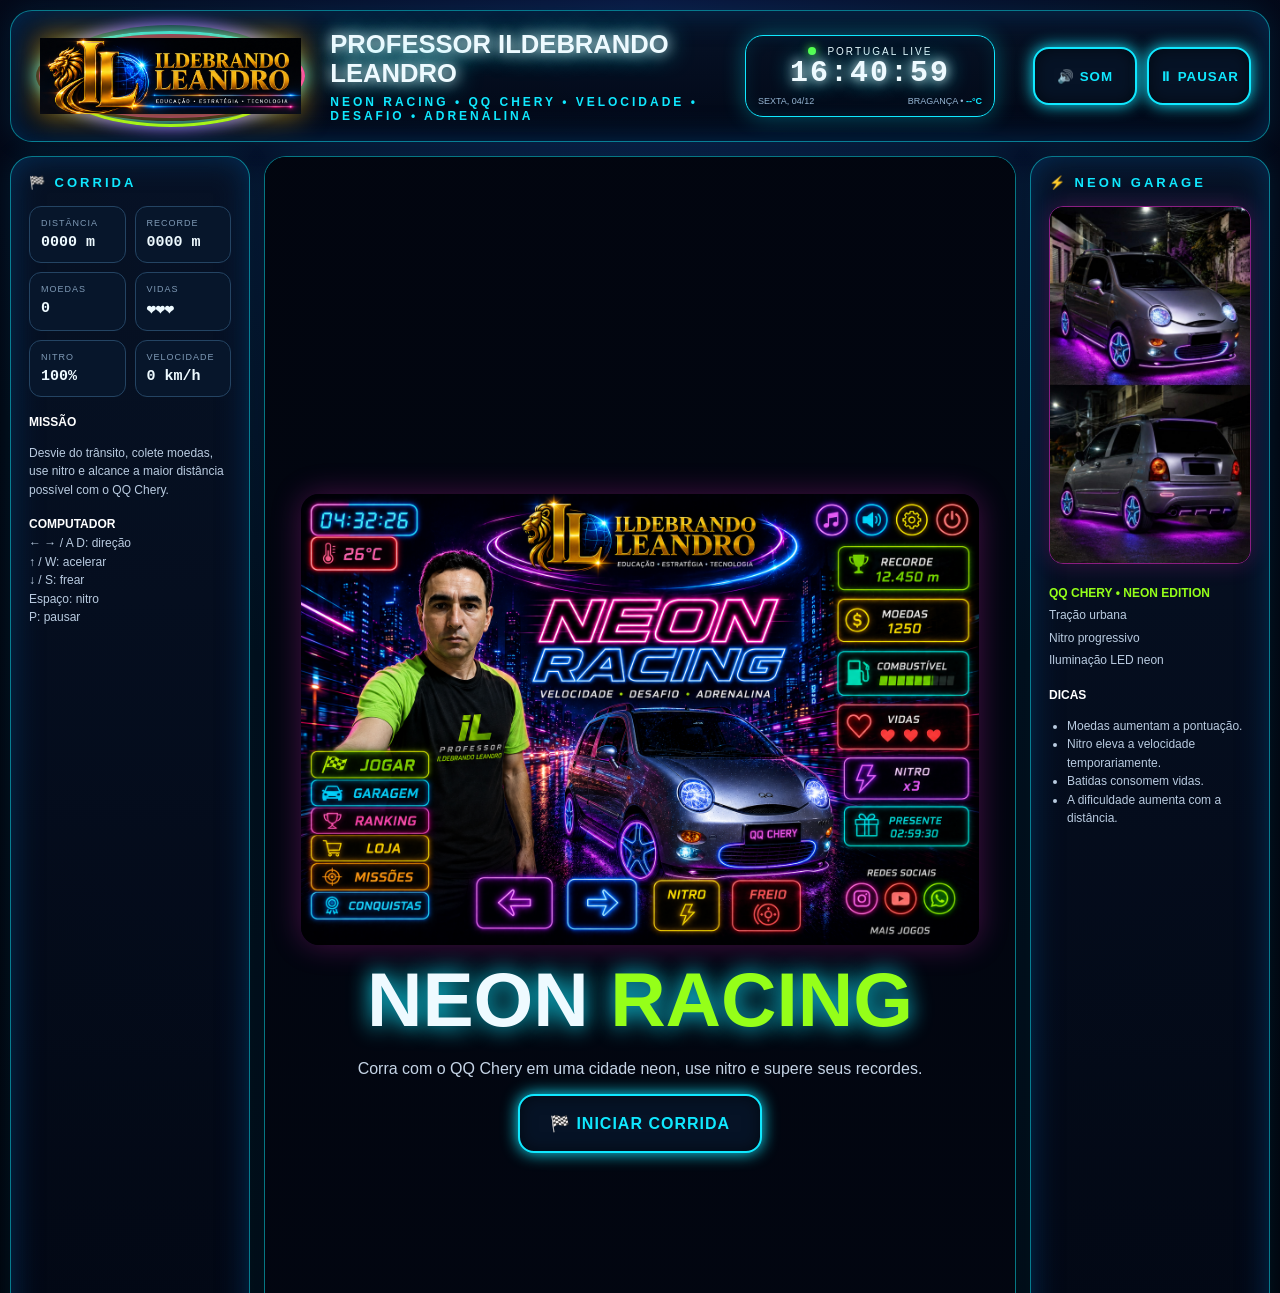
<file: Neon-Racing/index.html>
<!DOCTYPE html>
<html lang="pt-BR">
<head>

  <!-- GOOGLE ANALYTICS -->
  <script async src="https://www.googletagmanager.com/gtag/js?id=G-Q3CPMY2BP6"></script>
  <script>
    window.dataLayer = window.dataLayer || [];
    function gtag(){dataLayer.push(arguments);}
    gtag('js', new Date());

    gtag('config', 'G-Q3CPMY2BP6');
  </script>

  <!-- CONFIGURAÇÕES BÁSICAS -->
  <meta charset="UTF-8">
  <meta name="viewport" content="width=device-width, initial-scale=1.0, viewport-fit=cover">

  <!-- TÍTULO -->
  <title>Professor Ildebrando Leandro | Neon Racing – Jogo do QQ Chery Online Grátis</title>

  <!-- SEO -->
  <meta name="description" content="Jogue Neon Racing, o jogo online de corrida com QQ Chery do Professor Ildebrando Leandro. Use nitro, colete moedas, desvie do trânsito e bata recordes no computador ou celular.">
  <meta name="keywords" content="QQ Chery, Chery QQ, jogo QQ Chery, jogo Chery QQ, QQ Chery jogo, jogo de corrida QQ Chery, Neon Racing, Professor Ildebrando Leandro, jogo de corrida, jogo online grátis, jogo de carro, jogo neon">
  <meta name="author" content="Professor Ildebrando Leandro">
  <meta name="creator" content="Professor Ildebrando Leandro">
  <meta name="publisher" content="Professor Ildebrando Leandro">
  <meta name="robots" content="index,follow,max-image-preview:large,max-snippet:-1,max-video-preview:-1">
  <meta name="googlebot" content="index,follow,max-image-preview:large,max-snippet:-1,max-video-preview:-1">

  <!-- CORES DO SITE -->
  <meta name="theme-color" content="#030611">
  <meta name="color-scheme" content="dark">

  <!-- FAVICON -->
  <link rel="icon" type="image/png" href="/Neon-Racing/assets/favicon.png?v=2">
  <link rel="shortcut icon" type="image/png" href="/Neon-Racing/assets/favicon.png?v=2">

  <!-- PWA / APLICATIVO -->
  <link rel="manifest" href="/Neon-Racing/site.webmanifest">
  <meta name="mobile-web-app-capable" content="yes">
  <meta name="apple-mobile-web-app-capable" content="yes">
  <meta name="apple-mobile-web-app-status-bar-style" content="black-translucent">
  <meta name="apple-mobile-web-app-title" content="Neon Racing">
  <link rel="apple-touch-icon" href="/Neon-Racing/assets/icon-192.png">

  <!-- URL OFICIAL -->
  <link rel="canonical" href="https://jogogames.github.io/Neon-Racing/">
  <link rel="alternate" hreflang="pt-BR" href="https://jogogames.github.io/Neon-Racing/">
  <link rel="alternate" hreflang="pt-PT" href="https://jogogames.github.io/Neon-Racing/">
  <link rel="alternate" hreflang="x-default" href="https://jogogames.github.io/Neon-Racing/">

  <!-- OPEN GRAPH / WHATSAPP / FACEBOOK -->
  <meta property="og:type" content="website">
  <meta property="og:locale" content="pt_BR">
  <meta property="og:locale:alternate" content="pt_PT">
  <meta property="og:site_name" content="Jogos do Professor Ildebrando Leandro">
  <meta property="og:title" content="Neon Racing – Jogo do QQ Chery | Professor Ildebrando Leandro">
  <meta property="og:description" content="Jogue Neon Racing com o QQ Chery. Use nitro, colete moedas, desvie do trânsito e supere seus recordes.">
  <meta property="og:url" content="https://jogogames.github.io/Neon-Racing/">
  <meta property="og:image" content="https://jogogames.github.io/Neon-Racing/assets/whatsapp-neon-racing.jpg">
  <meta property="og:image:url" content="https://jogogames.github.io/Neon-Racing/assets/whatsapp-neon-racing.jpg">
  <meta property="og:image:secure_url" content="https://jogogames.github.io/Neon-Racing/assets/whatsapp-neon-racing.jpg">
  <meta property="og:image:type" content="image/jpeg">
  <meta property="og:image:width" content="1200">
  <meta property="og:image:height" content="630">
  <meta property="og:image:alt" content="Neon Racing, jogo de corrida com QQ Chery do Professor Ildebrando Leandro">

  <!-- X / TWITTER -->
  <meta name="twitter:card" content="summary_large_image">
  <meta name="twitter:title" content="Neon Racing – Jogo do QQ Chery | Professor Ildebrando Leandro">
  <meta name="twitter:description" content="Jogue Neon Racing com o QQ Chery: corrida neon, nitro, moedas, trânsito e recordes.">
  <meta name="twitter:image" content="https://jogogames.github.io/Neon-Racing/assets/whatsapp-neon-racing.jpg">
  <meta name="twitter:image:alt" content="Neon Racing - Jogo do QQ Chery - Professor Ildebrando Leandro">

  <!-- DADOS ESTRUTURADOS PARA O GOOGLE -->
  <script type="application/ld+json">
  {
    "@context": "https://schema.org",
    "@type": "VideoGame",
    "name": "Neon Racing - Jogo do QQ Chery",
    "alternateName": "Professor Ildebrando Leandro - Neon Racing",
    "url": "https://jogogames.github.io/Neon-Racing/",
    "description": "Neon Racing é um jogo online gratuito de corrida com QQ Chery, criado pelo Professor Ildebrando Leandro, com nitro, moedas, trânsito e desafios progressivos.",
    "image": "https://jogogames.github.io/Neon-Racing/assets/whatsapp-neon-racing.jpg",
    "author": {"@type": "Person", "name": "Professor Ildebrando Leandro"},
    "publisher": {"@type": "Person", "name": "Professor Ildebrando Leandro"},
    "genre": ["Corrida", "Arcade", "Ação"],
    "gamePlatform": ["Web Browser", "Desktop", "Mobile"],
    "operatingSystem": "Any",
    "applicationCategory": "Game",
    "inLanguage": "pt-BR",
    "isAccessibleForFree": true
  }
  </script>

  <link rel="stylesheet" href="style.css?v=3">
</head>
<body>
<div class="app">
  <header class="topbar">
    <div class="brand-zone">
      <div class="logo-orbit" aria-label="Logotipo Professor Ildebrando Leandro">
        <span class="orbit orbit-a"></span>
        <span class="orbit orbit-b"></span>
        <img src="assets/logo-ildebrando.png" alt="Professor Ildebrando Leandro">
      </div>
      <div class="brand-copy">
        <h1>PROFESSOR ILDEBRANDO LEANDRO</h1>
        <p>NEON RACING • QQ CHERY • VELOCIDADE • DESAFIO • ADRENALINA</p>
      </div>
    </div>

    <div class="live-box">
      <div class="live-label"><i></i> PORTUGAL LIVE</div>
      <div id="clock" class="clock">--:--:--</div>
      <div class="live-bottom">
        <span id="date">--/--</span>
        <span>BRAGANÇA • <b id="temp">--°C</b></span>
      </div>
    </div>

    <div class="top-actions">
      <button id="soundBtn" class="neo-btn small">🔊 SOM</button>
      <button id="pauseBtn" class="neo-btn small">⏸ PAUSAR</button>
    </div>
  </header>

  <main class="layout">
    <aside class="panel left-panel">
      <h2>🏁 CORRIDA</h2>
      <div class="stats">
        <div><small>DISTÂNCIA</small><b id="distance">0000 m</b></div>
        <div><small>RECORDE</small><b id="best">0000 m</b></div>
        <div><small>MOEDAS</small><b id="coins">0</b></div>
        <div><small>VIDAS</small><b id="lives">❤❤❤</b></div>
        <div><small>NITRO</small><b id="nitro">100%</b></div>
        <div><small>VELOCIDADE</small><b id="speed">0 km/h</b></div>
      </div>

      <div class="mission">
        <b>MISSÃO</b>
        <p>Desvie do trânsito, colete moedas, use nitro e alcance a maior distância possível com o QQ Chery.</p>
      </div>

      <div class="desktop-help">
        <b>COMPUTADOR</b><br>
        ← → / A D: direção<br>
        ↑ / W: acelerar<br>
        ↓ / S: frear<br>
        Espaço: nitro<br>
        P: pausar
      </div>
    </aside>

    <section class="stage">
      <canvas id="game" width="900" height="1280"></canvas>

      <div id="intro" class="overlay">
        <img class="cover" src="assets/cover-neon-racing.png" alt="Capa Professor Ildebrando Leandro Neon Racing com QQ Chery">
        <div class="overlay-copy">
          <h2>NEON <em>RACING</em></h2>
          <p>Corra com o QQ Chery em uma cidade neon, use nitro e supere seus recordes.</p>
          <button id="startBtn" class="neo-btn big">🏁 INICIAR CORRIDA</button>
        </div>
      </div>

      <div id="gameOver" class="overlay hidden dark">
        <div class="gameover-card">
          <img src="assets/logo-ildebrando.png" alt="Professor Ildebrando Leandro">
          <h2>CORRIDA <em>ENCERRADA</em></h2>
          <p>Distância final: <b id="finalDistance">0 m</b></p>
          <button id="retryBtn" class="neo-btn big">↻ JOGAR NOVAMENTE</button>
        </div>
      </div>

      <div class="mobile-controls">
        <button class="control left" data-key="left">◀</button>
        <button class="control right" data-key="right">▶</button>
        <button class="control nitro" data-key="nitro">⚡ NITRO</button>
        <button class="control brake" data-key="brake">🛑 FREIO</button>
      </div>
    </section>

    <aside class="panel right-panel">
      <h2>⚡ NEON GARAGE</h2>
      <img class="car-photo" src="assets/qq-chery.jpeg" alt="QQ Chery do Professor Ildebrando Leandro">
      <div class="car-card">
        <strong>QQ CHERY • NEON EDITION</strong>
        <span>Tração urbana</span>
        <span>Nitro progressivo</span>
        <span>Iluminação LED neon</span>
      </div>
      <div class="tips">
        <b>DICAS</b>
        <ul>
          <li>Moedas aumentam a pontuação.</li>
          <li>Nitro eleva a velocidade temporariamente.</li>
          <li>Batidas consomem vidas.</li>
          <li>A dificuldade aumenta com a distância.</li>
        </ul>
      </div>
    </aside>
  </main>

  <footer>© 2026 Professor Ildebrando Leandro • Neon Racing • Jogo do QQ Chery • Jogo online grátis</footer>
</div>

<script src="easy-mode.js?v=1"></script>
<script src="game.js?v=4"></script>

<!-- REGISTRO DO SERVICE WORKER / PWA -->
<script>
  if ("serviceWorker" in navigator) {
    window.addEventListener("load", function () {
      navigator.serviceWorker
        .register("/Neon-Racing/service-worker.js")
        .then(function (registration) {
          console.log("Neon Racing PWA registrado com sucesso:", registration.scope);
        })
        .catch(function (error) {
          console.error("Erro ao registrar o Neon Racing PWA:", error);
        });
    });
  }
</script>

</body>
</html>
</file>
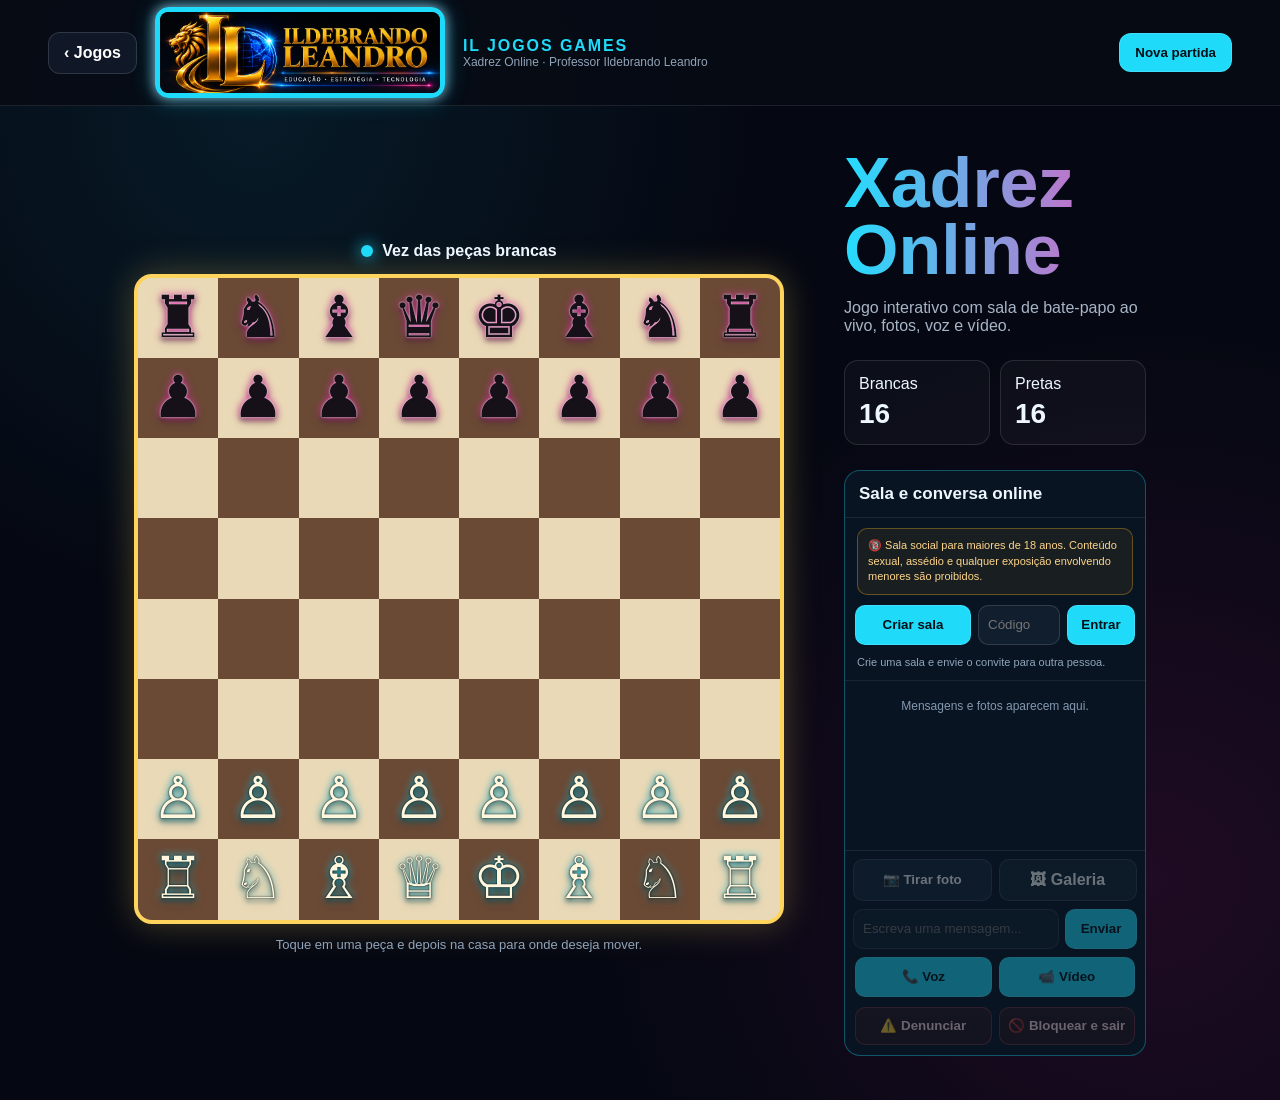
<file: Xadrez-Online/index.html>
<!doctype html><html lang="pt-BR"><head><meta charset="utf-8"><meta name="viewport" content="width=device-width,initial-scale=1,viewport-fit=cover"><meta name="theme-color" content="#050914"><title>Jogo de Xadrez Online Grátis com Amigos | JogoGames</title><meta name="description" content="Jogue Xadrez Online grátis com amigos. Jogo interativo com sala de bate-papo ao vivo, fotos, voz e vídeo no celular ou computador."><meta name="author" content="Professor Ildebrando Leandro"><meta name="robots" content="index,follow,max-image-preview:large"><link rel="canonical" href="https://jogogames.github.io/Xadrez-Online/"><link rel="icon" href="../assets/favicon-32.png"><meta property="og:type" content="website"><meta property="og:locale" content="pt_BR"><meta property="og:site_name" content="JogoGames"><meta property="og:title" content="Jogo de Xadrez Online Grátis com Amigos | JogoGames"><meta property="og:description" content="Jogo de Xadrez interativo com sala de bate-papo ao vivo, fotos, voz e vídeo. Jogue grátis com amigos."><meta property="og:url" content="https://jogogames.github.io/Xadrez-Online/"><meta property="og:image" content="https://jogogames.github.io/assets/xadrez-online-whatsapp-1200x630.png"><meta property="og:image:secure_url" content="https://jogogames.github.io/assets/xadrez-online-whatsapp-1200x630.png"><meta property="og:image:type" content="image/png"><meta property="og:image:width" content="1200"><meta property="og:image:height" content="630"><meta property="og:image:alt" content="Xadrez Online do Professor Ildebrando Leandro"><meta name="twitter:card" content="summary_large_image"><meta name="twitter:title" content="Jogo de Xadrez Online Grátis com Amigos | JogoGames"><meta name="twitter:description" content="Jogue xadrez grátis com amigos no celular ou computador."><meta name="twitter:image" content="https://jogogames.github.io/assets/xadrez-online-whatsapp-1200x630.png"><link rel="stylesheet" href="./style.css?v=1"><link rel="stylesheet" href="./social.css?v=7"><script type="application/ld+json">{"@context":"https://schema.org","@type":"VideoGame","name":"Xadrez Online","url":"https://jogogames.github.io/Xadrez-Online/","image":"https://jogogames.github.io/assets/xadrez-online-whatsapp-1200x630.png","author":{"@type":"Person","name":"Professor Ildebrando Leandro"},"applicationCategory":"Game","operatingSystem":"Web Browser","isAccessibleForFree":true,"inLanguage":"pt-BR"}</script><script async src="https://www.googletagmanager.com/gtag/js?id=G-3STMNB8MZE"></script><script>window.dataLayer=window.dataLayer||[];function gtag(){dataLayer.push(arguments)}gtag("js",new Date());gtag("config","G-3STMNB8MZE");</script></head><body>
<header><a href="../" aria-label="Voltar ao JogoGames">‹ Jogos</a><span class="logo-neon"><img class="game-brand" src="../assets/logo-ildebrando-gold.png" alt="Logotipo Ildebrando Leandro"></span><div><strong>IL JOGOS GAMES</strong><span>Xadrez Online · Professor Ildebrando Leandro</span></div><button id="newGame">Nova partida</button></header>
<main><section class="game"><div class="status"><span id="turnDot"></span><strong id="status">Vez das peças brancas</strong></div><div id="board" class="board" role="grid" aria-label="Tabuleiro de xadrez"></div><p class="help">Toque em uma peça e depois na casa para onde deseja mover.</p></section><aside><h1>Xadrez Online</h1><p>Jogo interativo com sala de bate-papo ao vivo, fotos, voz e vídeo.</p><div class="score"><span>Brancas <b id="whiteScore">16</b></span><span>Pretas <b id="blackScore">16</b></span></div><section class="social"><h2>Sala e conversa online</h2><p class="safety-note">🔞 Sala social para maiores de 18 anos. Conteúdo sexual, assédio e qualquer exposição envolvendo menores são proibidos.</p><div class="room-tools"><button class="create-room">Criar sala</button><input id="roomCode" maxlength="6" placeholder="Código"><button class="join-room">Entrar</button></div><p id="roomState" class="room-state">Crie uma sala e envie o convite para outra pessoa.</p><button id="copyInvite" class="copy-invite" hidden>Copiar convite</button><div id="chatMessages" class="chat-messages"><p class="notice">Mensagens e fotos aparecem aqui.</p></div><div class="photo-tools"><button type="button" id="cameraPhoto" disabled>📷 Tirar foto</button><label>🖼 Galeria<input id="chatPhoto" type="file" accept="image/*" disabled></label></div><form id="chatForm" class="chat-form"><input id="chatText" maxlength="500" placeholder="Escreva uma mensagem..." disabled><button id="chatSend" disabled>Enviar</button></form><div class="call-tools"><button id="voiceCall" disabled>📞 Voz</button><button id="videoCall" disabled>📹 Vídeo</button></div><div class="safety-tools"><button id="reportUser" disabled>⚠️ Denunciar</button><button id="blockUser" disabled>🚫 Bloquear e sair</button><button id="kickUser" hidden disabled>Expulsar da sala</button></div></section></aside></main><section id="videoStage" class="video-stage" hidden><video id="remoteVideo" autoplay playsinline></video><video id="mineVideo" class="mine-video" autoplay muted playsinline></video><button id="endCall">Encerrar</button></section><section id="photoStage" class="photo-stage" hidden><video id="photoPreview" autoplay muted playsinline></video><div><button id="takePhoto">Fotografar</button><button id="cancelPhoto">Cancelar</button></div></section><audio id="remoteAudio" autoplay></audio>
<script src="./peerjs.min.js?v=1"></script><script src="./game.js?v=1"></script><script src="./social.js?v=9"></script></body></html>
</file>
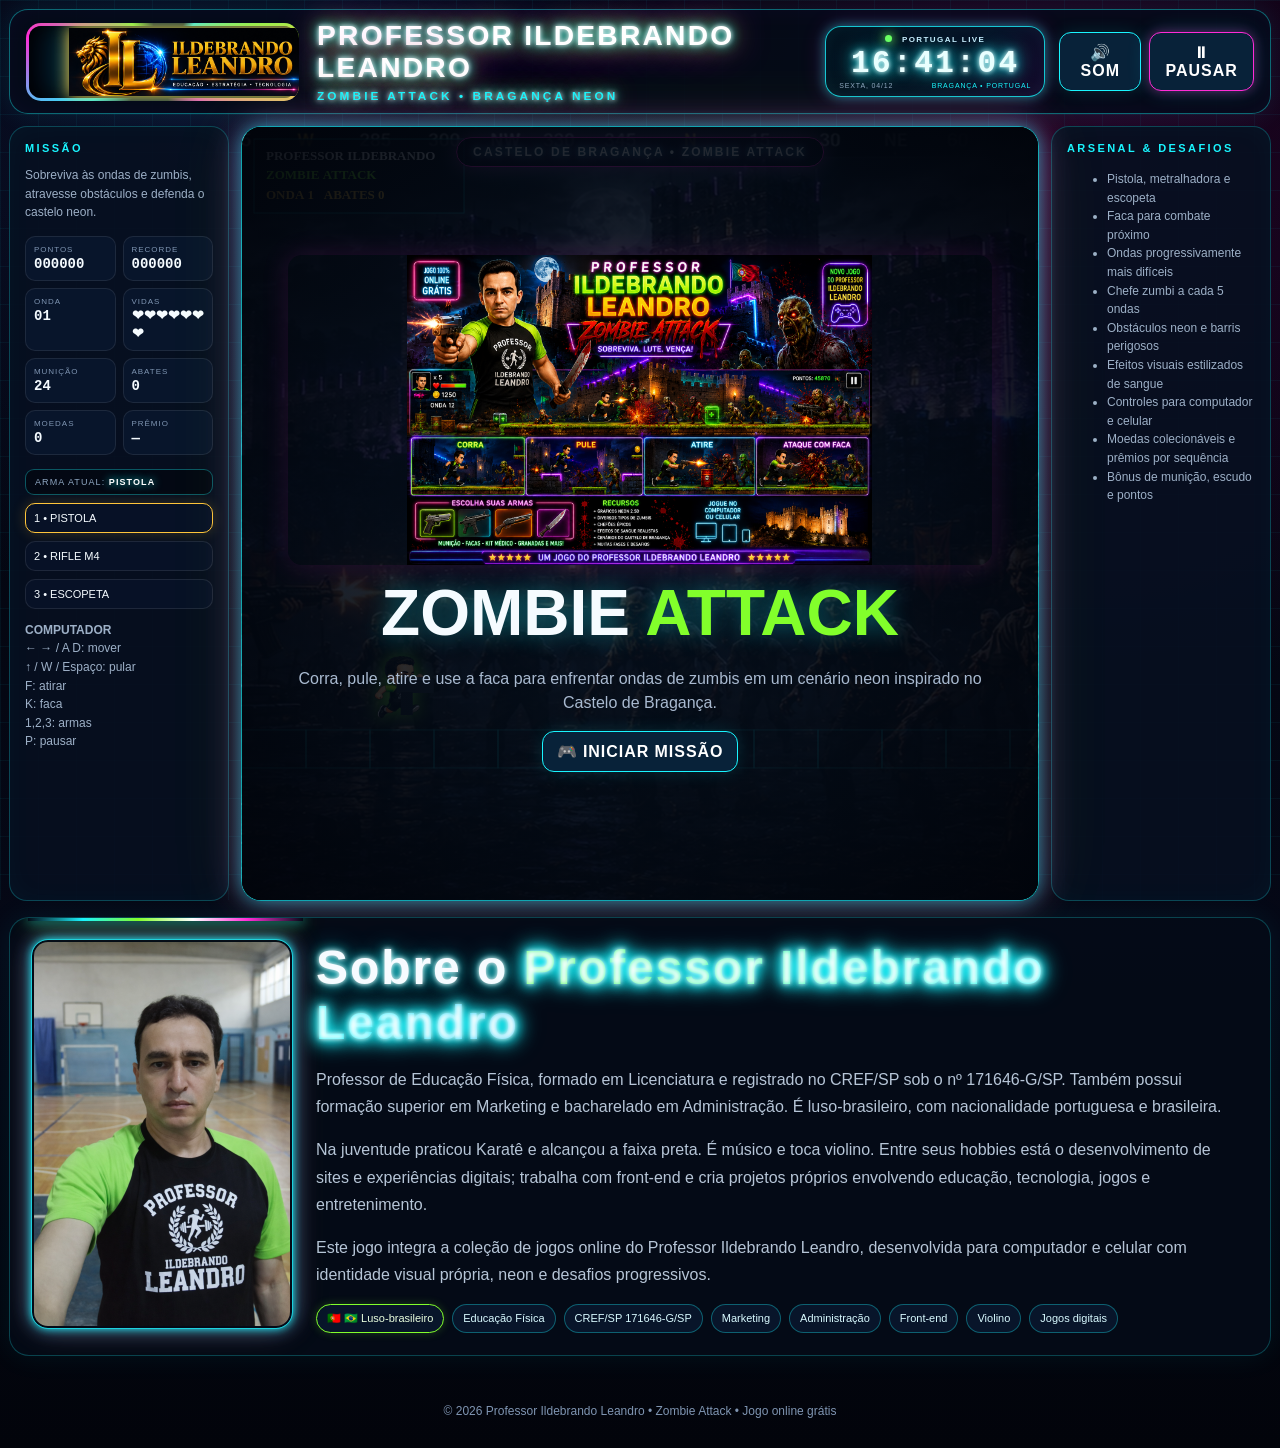
<file: Zombie-Attack/index.html>
<!doctype html>
<html lang="pt-BR">
<head>
<meta charset="utf-8">
<meta name="viewport" content="width=device-width,initial-scale=1,viewport-fit=cover,user-scalable=no">

<title>Professor Ildebrando Leandro | Zombie Attack - Jogo Online Grátis</title>

<meta name="description" content="Zombie Attack é um jogo online grátis do Professor Ildebrando Leandro. Corra, pule, colete moedas, troque de armas e enfrente ondas de zumbis em um cenário neon inspirado em Bragança, Portugal.">

<meta name="keywords" content="Professor Ildebrando Leandro, Zombie Attack, jogo online grátis, jogo de zumbi, jogo neon, jogo de ação, Bragança Portugal, jogos Ildebrando, jogo para celular, jogo para computador">

<meta name="author" content="Professor Ildebrando Leandro">
<meta name="creator" content="Professor Ildebrando Leandro">
<meta name="publisher" content="Professor Ildebrando Leandro">

<meta name="robots" content="index,follow,max-image-preview:large,max-snippet:-1,max-video-preview:-1">
<meta name="googlebot" content="index,follow,max-image-preview:large,max-snippet:-1,max-video-preview:-1">

<meta name="theme-color" content="#030611">
<meta name="color-scheme" content="dark">

<!-- URL OFICIAL -->
<link rel="canonical" href="https://jogogames.github.io/Zombie-Attack/">

<link rel="alternate" hreflang="pt-BR" href="https://jogogames.github.io/Zombie-Attack/">
<link rel="alternate" hreflang="pt-PT" href="https://jogogames.github.io/Zombie-Attack/">
<link rel="alternate" hreflang="x-default" href="https://jogogames.github.io/Zombie-Attack/">

<!-- FAVICONS -->
<link rel="icon" type="image/png" sizes="16x16" href="/Zombie-Attack/assets/favicon-16.png?v=2">
<link rel="icon" type="image/png" sizes="32x32" href="/Zombie-Attack/assets/favicon-32.png?v=2">
<link rel="icon" type="image/png" sizes="192x192" href="/Zombie-Attack/assets/favicon-192.png?v=2">
<link rel="icon" type="image/png" sizes="512x512" href="/Zombie-Attack/assets/favicon-512.png?v=2">
<link rel="shortcut icon" href="/Zombie-Attack/assets/favicon-32.png?v=2">
<link rel="apple-touch-icon" sizes="192x192" href="/Zombie-Attack/assets/favicon-192.png?v=2">
<link rel="manifest" href="/Zombie-Attack/site.webmanifest">

<!-- OPEN GRAPH - WHATSAPP / FACEBOOK -->
<meta property="og:type" content="website">
<meta property="og:locale" content="pt_BR">
<meta property="og:locale:alternate" content="pt_PT">
<meta property="og:site_name" content="Jogos do Professor Ildebrando Leandro">

<meta property="og:title" content="Professor Ildebrando Leandro | Zombie Attack">

<meta property="og:description" content="Corra, pule, colete moedas, troque de armas e enfrente ondas de zumbis no Zombie Attack, jogo online grátis do Professor Ildebrando Leandro.">

<meta property="og:url" content="https://jogogames.github.io/Zombie-Attack/">

<meta property="og:image" content="https://jogogames.github.io/Zombie-Attack/assets/professor-ildebrando-zombie-attack-whatsapp-v3.jpg">
<meta property="og:image:url" content="https://jogogames.github.io/Zombie-Attack/assets/professor-ildebrando-zombie-attack-whatsapp-v3.jpg">
<meta property="og:image:secure_url" content="https://jogogames.github.io/Zombie-Attack/assets/professor-ildebrando-zombie-attack-whatsapp-v3.jpg">

<meta property="og:image:type" content="image/jpeg">
<meta property="og:image:width" content="1200">
<meta property="og:image:height" content="630">

<meta property="og:image:alt" content="Professor Ildebrando Leandro - Zombie Attack com castelo neon e zumbis">

<!-- X / TWITTER -->
<meta name="twitter:card" content="summary_large_image">
<meta name="twitter:title" content="Professor Ildebrando Leandro | Zombie Attack">

<meta name="twitter:description" content="Jogo online grátis de ação com zumbis, moedas, armas, prêmios e cenário neon inspirado em Bragança, Portugal.">

<meta name="twitter:image" content="https://jogogames.github.io/Zombie-Attack/assets/professor-ildebrando-zombie-attack-whatsapp-v3.jpg">

<meta name="twitter:image:alt" content="Professor Ildebrando Leandro - Zombie Attack">

<!-- Google Analytics - Zombie Attack -->
<script async src="https://www.googletagmanager.com/gtag/js?id=G-8YVB89HK5Z"></script>
<script>
  window.dataLayer = window.dataLayer || [];
  function gtag(){dataLayer.push(arguments);}
  gtag('js', new Date());

  gtag('config', 'G-8YVB89HK5Z');
</script>
  
  <!-- DADOS ESTRUTURADOS PARA GOOGLE -->
  
<script type="application/ld+json">
{
  "@context": "https://schema.org",
  "@graph": [
    {
      "@type": "WebPage",
      "@id": "https://jogogames.github.io/Zombie-Attack/#webpage",
      "url": "https://jogogames.github.io/Zombie-Attack/",
      "name": "Professor Ildebrando Leandro | Zombie Attack - Jogo Online Grátis",
      "description": "Jogo online grátis de ação contra zumbis com moedas, armas, prêmios e cenário neon inspirado em Bragança, Portugal.",
      "inLanguage": "pt-BR",
      "primaryImageOfPage": {
        "@id": "https://jogogames.github.io/Zombie-Attack/#primaryimage"
      },
      "about": {
        "@id": "https://jogogames.github.io/Zombie-Attack/#game"
      },
      "author": {
        "@id": "https://jogogames.github.io/#person"
      }
    },
    {
      "@type": "ImageObject",
      "@id": "https://jogogames.github.io/Zombie-Attack/#primaryimage",
      "url": "https://jogogames.github.io/Zombie-Attack/assets/professor-ildebrando-zombie-attack-whatsapp-v3.jpg",
      "contentUrl": "https://jogogames.github.io/Zombie-Attack/assets/professor-ildebrando-zombie-attack-whatsapp-v3.jpg",
      "width": 1200,
      "height": 630,
      "caption": "Professor Ildebrando Leandro - Zombie Attack"
    },
    {
      "@type": "VideoGame",
      "@id": "https://jogogames.github.io/Zombie-Attack/#game",
      "name": "Professor Ildebrando Leandro - Zombie Attack",
      "alternateName": "Zombie Attack",
      "url": "https://jogogames.github.io/Zombie-Attack/",
      "description": "Jogo online gratuito de ação contra zumbis com corrida, salto, armas, moedas, prêmios e ondas progressivas.",
      "image": [
        "https://jogogames.github.io/Zombie-Attack/assets/professor-ildebrando-zombie-attack-whatsapp-v3.jpg",
        "https://jogogames.github.io/Zombie-Attack/assets/professor-ildebrando-zombie-attack-1200x1200.png"
      ],
      "author": {
        "@id": "https://jogogames.github.io/#person"
      },
      "publisher": {
        "@id": "https://jogogames.github.io/#person"
      },
      "gamePlatform": [
        "Web Browser",
        "Desktop",
        "Mobile"
      ],
      "applicationCategory": "Game",
      "operatingSystem": "Any",
      "genre": [
        "Ação",
        "Arcade",
        "Zumbis"
      ],
      "inLanguage": "pt-BR",
      "isAccessibleForFree": true
    },
    {
      "@type": "Person",
      "@id": "https://jogogames.github.io/#person",
      "name": "Professor Ildebrando Leandro",
      "url": "https://jogogames.github.io/",
      "jobTitle": "Professor de Educação Física"
    }
  ]
}
</script>

<link rel="stylesheet" href="style.css?v=4">


</head>

<body>

<div class="wrap">

<header>

  <div class="brand">

    <div class="logo-led-wrap">
      <img src="assets/logo-ildebrando-gold.png"
           alt="Logotipo Professor Ildebrando Leandro">
    </div>

    <h1>
      PROFESSOR ILDEBRANDO LEANDRO
      <span>ZOMBIE ATTACK • BRAGANÇA NEON</span>
    </h1>

  </div>

  <div class="portugal-clock" aria-label="Relógio de Portugal">

    <div class="clock-live">
      <span class="live-dot"></span>
      PORTUGAL LIVE
    </div>

    <div id="portugalClock" class="clock-time">
      --:--:--
    </div>

    <div class="clock-bottom">
      <span id="portugalDate">--/--</span>
      <span>BRAGANÇA • PORTUGAL</span>
    </div>

  </div>

  <div class="actions">
    <button id="soundBtn" class="neo-btn">🔊 SOM</button>
    <button id="pauseBtn" class="neo-btn pause-btn">⏸ PAUSAR</button>
  </div>

</header>


<div class="game-grid">


<!-- PAINEL ESQUERDO -->

<aside class="panel leftpanel">

<h2>MISSÃO</h2>

<p>
Sobreviva às ondas de zumbis, atravesse obstáculos
e defenda o castelo neon.
</p>

<div class="statgrid">

<div class="stat">
<small>PONTOS</small>
<b id="score">000000</b>
</div>

<div class="stat">
<small>RECORDE</small>
<b id="best">000000</b>
</div>

<div class="stat">
<small>ONDA</small>
<b id="wave">01</b>
</div>

<div class="stat">
<small>VIDAS</small>
<b id="lives">❤❤❤❤❤❤❤</b>
</div>

<div class="stat">
<small>MUNIÇÃO</small>
<b id="ammo">18</b>
</div>

<div class="stat">
<small>ABATES</small>
<b id="kills">0</b>
</div>

<div class="stat">
<small>MOEDAS</small>
<b id="coins">0</b>
</div>

<div class="stat">
<small>PRÊMIO</small>
<b id="prize">—</b>
</div>

</div>


<div class="weaponbar">

<div class="weapon-status">
ARMA ATUAL:
<b id="weaponName">PISTOLA</b>
</div>

<div class="weapon active" data-weapon="pistol">
1 • PISTOLA
</div>

<div class="weapon" data-weapon="rifle">
2 • RIFLE M4
</div>

<div class="weapon" data-weapon="shotgun">
3 • ESCOPETA
</div>

</div>


<div class="help">

<p>
<b>COMPUTADOR</b><br>
← → / A D: mover<br>
↑ / W / Espaço: pular<br>
F: atirar<br>
K: faca<br>
1,2,3: armas<br>
P: pausar
</p>

</div>

</aside>


<!-- JOGO -->

<section class="stage cinematic-stage">

<div class="scene-title">
CASTELO DE BRAGANÇA • ZOMBIE ATTACK
</div>

<canvas id="game"></canvas>


<!-- CAPA INICIAL -->

<div id="intro" class="overlay">

<img
class="cover"
src="assets/cover.jpg"
alt="Professor Ildebrando Leandro Zombie Attack">

<h2>
ZOMBIE <em>ATTACK</em>
</h2>

<p>
Corra, pule, atire e use a faca para enfrentar ondas
de zumbis em um cenário neon inspirado no Castelo
de Bragança.
</p>

<button id="startBtn" class="neo-btn">
🎮 INICIAR MISSÃO
</button>

</div>


<!-- GAME OVER -->

<div id="over" class="overlay hidden">

<img
src="assets/logo.png"
alt="Professor Ildebrando Leandro"
style="max-height:120px;max-width:70%">

<h2>
MISSÃO <em>ENCERRADA</em>
</h2>

<p>
Pontuação final:
<b id="final">0</b>
</p>

<button id="retryBtn" class="neo-btn">
↻ JOGAR NOVAMENTE
</button>

</div>


<!-- CONTROLES CELULAR -->

<div class="mobile-controls">

<div class="leftpad">

<button class="up" data-key="up">
▲
</button>

<button class="left" data-key="left">
◀
</button>

<button class="down" data-key="down">
▼
</button>

<button class="right" data-key="right">
▶
</button>

</div>


<div class="rightpad">

<button class="fire" data-key="fire">
🔥 ATIRAR
</button>

<button class="knife" data-key="knife">
🔪 FACA
</button>

</div>

</div>

</section>


<!-- PAINEL DIREITO -->

<aside class="panel rightpanel">

<h2>ARSENAL &amp; DESAFIOS</h2>

<ul>

<li>Pistola, metralhadora e escopeta</li>

<li>Faca para combate próximo</li>

<li>Ondas progressivamente mais difíceis</li>

<li>Chefe zumbi a cada 5 ondas</li>

<li>Obstáculos neon e barris perigosos</li>

<li>Efeitos visuais estilizados de sangue</li>

<li>Controles para computador e celular</li>

<li>Moedas colecionáveis e prêmios por sequência</li>

<li>Bônus de munição, escudo e pontos</li>

</ul>

</aside>

</div>


<!-- SOBRE -->

<section class="about" id="sobre">

<img
src="assets/professor-photo.png"
alt="Professor Ildebrando Leandro">

<div>

<h2 class="about-neon-title">
Sobre o
<span>Professor Ildebrando Leandro</span>
</h2>

<p>
Professor de Educação Física, formado em Licenciatura
e registrado no CREF/SP sob o nº 171646-G/SP.
Também possui formação superior em Marketing e
bacharelado em Administração. É luso-brasileiro,
com nacionalidade portuguesa e brasileira.
</p>

<p>
Na juventude praticou Karatê e alcançou a faixa preta.
É músico e toca violino. Entre seus hobbies está o
desenvolvimento de sites e experiências digitais;
trabalha com front-end e cria projetos próprios
envolvendo educação, tecnologia, jogos e entretenimento.
</p>

<p>
Este jogo integra a coleção de jogos online do
Professor Ildebrando Leandro, desenvolvida para
computador e celular com identidade visual própria,
neon e desafios progressivos.
</p>


<div class="badges">

<span class="badge lusobadge">
🇵🇹 🇧🇷 Luso-brasileiro
</span>

<span class="badge">
Educação Física
</span>

<span class="badge">
CREF/SP 171646-G/SP
</span>

<span class="badge">
Marketing
</span>

<span class="badge">
Administração
</span>

<span class="badge">
Front-end
</span>

<span class="badge">
Violino
</span>

<span class="badge">
Jogos digitais
</span>

</div>

</div>

</section>


<footer>
© 2026 Professor Ildebrando Leandro • Zombie Attack • Jogo online grátis
</footer>

</div>


<audio
id="music"
src="assets/music.mp3"
loop
preload="auto">
</audio>

<audio
id="jumpSound"
src="assets/jump.wav"
preload="auto">
</audio>

<script src="game.js"></script>

</body>
</html>
</file>
<file: style.css>
:root{--bg:#020611;--panel:#071326;--cyan:#16ddff;--pink:#ff38cf;--gold:#ffd33d;--text:#f3f8ff;--muted:#a9b8cc}
*{box-sizing:border-box}
html{scroll-behavior:smooth}
body{margin:0;min-height:100vh;overflow-x:hidden;background:radial-gradient(circle at 50% 0,#10245a 0,#050b20 38%,var(--bg) 75%);color:var(--text);font-family:Segoe UI,Arial,sans-serif}
.hero{width:min(1180px,calc(100% - 32px));margin:0 auto;padding:34px 0 42px;text-align:center}
.brand-neon{--brand-angle:0deg;display:block;width:min(830px,90vw);margin:0 auto 26px;padding:6px;border-radius:27px;background:conic-gradient(from var(--brand-angle),var(--cyan),#79fff1,var(--pink),var(--gold),var(--cyan));box-shadow:0 0 16px #16ddffaa,0 0 36px #ff38cf66;animation:brandNeon 3.2s linear infinite}
.brand{display:block;width:100%;height:auto;max-height:205px;object-fit:contain;margin:0;border-radius:21px}
@property --brand-angle{syntax:'<angle>';initial-value:0deg;inherits:false}@keyframes brandNeon{to{--brand-angle:360deg}}
.eyebrow{margin:0 0 10px;color:var(--cyan);font-size:12px;font-weight:900;letter-spacing:.28em}
h1{margin:0;font-size:clamp(34px,6vw,72px);line-height:1.02;text-shadow:0 0 24px #16ddff55}
h1 span{background:linear-gradient(90deg,var(--cyan),#a66cff,var(--pink),var(--gold));-webkit-background-clip:text;background-clip:text;color:transparent}
.intro{max-width:720px;margin:18px auto 26px;color:var(--muted);font-size:clamp(15px,2vw,19px);line-height:1.6}
.primary,.card a{display:inline-flex;align-items:center;justify-content:center;text-decoration:none;border-radius:999px;background:var(--cyan);color:#031018;font-weight:900;box-shadow:0 0 22px #16ddff55;transition:.18s}
.primary{min-height:50px;padding:0 25px}.primary:hover,.card a:hover{transform:translateY(-2px);filter:brightness(1.12)}
.games{width:min(1180px,calc(100% - 32px));margin:0 auto 48px;display:grid;grid-template-columns:repeat(2,minmax(0,1fr));gap:22px}
.card{overflow:hidden;border:1px solid #16ddff55;border-radius:24px;background:linear-gradient(160deg,#0b1931ee,#040914ee);box-shadow:0 14px 44px #0008;display:grid;grid-template-columns:minmax(170px,42%) 1fr;min-height:250px}
.card img{width:100%;height:100%;min-height:250px;object-fit:cover}.card>div{padding:24px;display:flex;flex-direction:column;align-items:flex-start;justify-content:center}
.card span{color:var(--cyan);font-size:11px;font-weight:900;letter-spacing:.15em;text-transform:uppercase}.card h2{margin:8px 0 9px;font-size:clamp(22px,3vw,34px)}.card p{margin:0 0 20px;color:var(--muted);line-height:1.55}.card a{min-height:42px;padding:0 18px}
.card.pink{border-color:#ff38cf66}.card.pink span{color:var(--pink)}.card.gold{border-color:#ffd33d66}.card.gold span{color:var(--gold)}.card.violet{border-color:#9d65ff66}.card.violet span{color:#bd94ff}
footer{text-align:center;padding:12px 16px 34px;color:#8093aa}footer img{width:44px;height:44px;object-fit:contain}footer p{margin:8px 0 0}
@media(max-width:900px){.games{grid-template-columns:1fr}.card{min-height:220px}}
@media(max-width:560px){.hero{width:min(100% - 20px,1180px);padding:18px 0 30px}.brand-neon{width:100%;padding:4px;margin-bottom:18px;border-radius:19px}.brand{max-height:130px;border-radius:15px}.games{width:calc(100% - 18px);gap:15px}.card{display:block;min-height:0;border-radius:18px}.card img{height:auto;min-height:0;aspect-ratio:16/9}.card>div{padding:18px}.card h2{font-size:26px}.card p{font-size:14px}.primary{min-height:46px}}
@media(prefers-reduced-motion:reduce){.brand-neon{animation:none}}

/* Brilho LED forte sem alterar o tamanho responsivo do logotipo. */
.brand-neon{animation:brandNeon 3.2s linear infinite,brandGlow 1.7s ease-in-out infinite alternate}@keyframes brandGlow{from{box-shadow:0 0 12px #16ddffbb,0 0 24px #ff38cf66}to{box-shadow:0 0 18px #16ddffff,0 0 38px #16ddffaa,0 0 54px #ff38cf88}}@media(prefers-reduced-motion:reduce){.brand-neon{animation:none;box-shadow:0 0 18px #16ddffcc}}

/* Tamanho aprovado da primeira referência: moldura rente, sem faixas laterais. */
.brand-neon{width:min(720px,92vw);padding:5px}.brand-neon .brand{width:100%;height:auto;max-height:none;object-fit:initial}@media(max-width:560px){.brand-neon{width:100%;padding:4px}}
</file>
<file: Dama-Online/style.css>
:root{color-scheme:dark;font-family:Inter,Arial,sans-serif;color:#eef7ff;background:#050812}*{box-sizing:border-box}body{margin:0;min-height:100dvh;background:radial-gradient(circle at 20% 10%,#0a405255,transparent 35%),radial-gradient(circle at 90% 80%,#68145444,transparent 38%),#050812}header{height:72px;padding:0 clamp(14px,4vw,48px);display:flex;align-items:center;gap:18px;border-bottom:1px solid #ffffff18;background:#070b14dd;position:sticky;top:0;z-index:5}header a,header button{border:1px solid #ffffff22;border-radius:12px;background:#101827;color:#fff;padding:11px 15px;text-decoration:none;font-weight:800}header button{margin-left:auto;background:#20dafa;color:#041017}header div{display:flex;flex-direction:column}header strong{color:#20dafa;letter-spacing:.12em}header span{font-size:12px;color:#91a3b8}main{width:min(1100px,100%);margin:auto;padding:clamp(16px,4vw,44px);display:grid;grid-template-columns:minmax(300px,650px) minmax(230px,1fr);gap:clamp(20px,5vw,60px);align-items:center}.game{min-width:0}.status{display:flex;justify-content:center;align-items:center;gap:9px;margin-bottom:14px}.status span{width:12px;height:12px;border-radius:50%;background:#20dafa;box-shadow:0 0 16px #20dafa}.board{width:min(76dvh,100%);aspect-ratio:1;margin:auto;border:4px solid #23dfff;border-radius:18px;overflow:hidden;display:grid;grid-template-columns:repeat(8,1fr);grid-template-rows:repeat(8,1fr);box-shadow:0 0 35px #18dfff44;background:#dce9ef}.cell{border:0;padding:0;display:grid;place-items:center;background:#dce9ef}.cell.dark{background:#17344a}.piece{width:72%;aspect-ratio:1;border-radius:50%;border:3px solid #d7fbff;background:radial-gradient(circle at 35% 28%,#91f4ff,#08a9ce 55%,#03536d);box-shadow:0 7px 12px #0008;position:relative}.piece.pink{border-color:#ffd4eb;background:radial-gradient(circle at 35% 28%,#ffbadb,#ef3d94 55%,#791647)}.piece.king:after{content:'♛';position:absolute;inset:0;display:grid;place-items:center;color:#fff;font-size:clamp(15px,3vw,28px);text-shadow:0 2px 5px #000}.cell.selected{box-shadow:inset 0 0 0 5px #ffe45e}.cell.target{box-shadow:inset 0 0 0 5px #49f5a5}.help{text-align:center;color:#91a3b8;font-size:13px}aside h1{font-size:clamp(38px,6vw,70px);line-height:.95;margin:0;background:linear-gradient(90deg,#23ddff,#ee55bb);color:transparent;background-clip:text}aside>p{color:#a8b5c6}.score{display:flex;gap:10px;margin:25px 0}.score span{flex:1;border:1px solid #ffffff1d;background:#ffffff08;border-radius:14px;padding:14px}.score b{display:block;font-size:28px;margin-top:5px}.coming{border:1px solid #23ddff55;border-radius:16px;background:#0b1725;padding:18px}.coming strong{color:#23ddff}.coming p{color:#a8b5c6;line-height:1.5;margin-bottom:0}@media(max-width:760px){header{height:64px}header div{display:none}main{grid-template-columns:1fr;padding:14px}.board{width:min(88vw,68dvh)}aside{text-align:center}.coming{text-align:left}}

.game-brand{width:clamp(150px,22vw,270px);height:46px;object-fit:contain;border-radius:8px;filter:drop-shadow(0 0 9px #16ddff66)}@media(max-width:760px){.game-brand{width:min(48vw,220px);height:42px}}

.logo-neon{position:relative;display:grid;place-items:center;padding:3px;border-radius:12px;overflow:hidden;isolation:isolate}.logo-neon:before{content:'';position:absolute;z-index:-1;width:160%;aspect-ratio:1;background:conic-gradient(#20dafa,#ff42ba,#ffd55c,#20dafa);animation:giroNeon 3s linear infinite}.logo-neon:after{content:'';position:absolute;z-index:-1;inset:5px;border-radius:8px;background:#050812}@keyframes giroNeon{to{transform:rotate(1turn)}}@media(prefers-reduced-motion:reduce){.logo-neon:before{animation:none}}

.logo-neon{box-shadow:0 0 9px #20dafa99,0 0 18px #ff42ba55}.logo-neon:after{z-index:2;inset:6px;border:2px solid transparent;border-radius:8px;background:linear-gradient(transparent,transparent) padding-box,conic-gradient(from 180deg,#20dafa,#ff42ba,#ffd55c,#20dafa) border-box;animation:giroNeonDentro 3s linear infinite;pointer-events:none}.game-brand{position:relative;z-index:1}@keyframes giroNeonDentro{to{filter:hue-rotate(360deg)}}@media(prefers-reduced-motion:reduce){.logo-neon:after{animation:none}}

/* Mantém o logotipo totalmente visível e o neon somente na moldura externa. */
.logo-neon:after{display:none}

@property --neon-angle{syntax:'<angle>';initial-value:0deg;inherits:false}.logo-neon{--neon-angle:0deg;background:conic-gradient(from var(--neon-angle),#20dafa,#ff42ba,#ffd55c,#20dafa);animation:molduraNeon 3s linear infinite}.logo-neon:before,.logo-neon:after{display:none!important}.logo-neon .game-brand{display:block;z-index:auto;background:#050812;border-radius:8px}@keyframes molduraNeon{to{--neon-angle:360deg}}@media(prefers-reduced-motion:reduce){.logo-neon{animation:none}}

/* Contorno fino, rente ao tamanho do logotipo. */
.logo-neon{padding:0;background:transparent;border:2px solid #20dafa;overflow:visible;animation:contornoNeon 3s linear infinite}.logo-neon .game-brand{border-radius:8px}@keyframes contornoNeon{0%,100%{border-color:#20dafa;box-shadow:0 0 7px #20dafa,inset 0 0 5px #20dafa}33%{border-color:#ff42ba;box-shadow:0 0 7px #ff42ba,inset 0 0 5px #ff42ba}66%{border-color:#ffd55c;box-shadow:0 0 7px #ffd55c,inset 0 0 5px #ffd55c}}

.logo-neon{border-width:5px;border-radius:14px;box-shadow:0 0 12px currentColor,0 0 24px #20dafa55}.logo-neon .game-brand{border-radius:8px}

/* O logo ocupa toda a moldura sem deformar. */
header{height:auto;min-height:72px;padding-top:7px;padding-bottom:7px}.logo-neon{line-height:0}.logo-neon .game-brand{width:clamp(190px,24vw,280px);height:auto;max-height:none;object-fit:initial}@media(max-width:760px){header{min-height:64px;gap:9px;padding-left:8px;padding-right:8px}.logo-neon .game-brand{width:min(45vw,220px);height:auto}}
</file>
<file: Dama-Online/social.css>
.social{margin-top:16px;border:1px solid #20dafa55;border-radius:16px;background:#081421;overflow:hidden;text-align:left}.social h2{margin:0;padding:13px 14px;border-bottom:1px solid #ffffff15;font-size:17px}.room-tools{display:grid;grid-template-columns:1fr 82px 68px;gap:7px;padding:10px}.room-tools button,.room-tools input,.chat-form button,.chat-form input,.call-tools button{height:40px;min-width:0;border:1px solid #ffffff22;border-radius:10px;background:#111e2e;color:#fff;padding:0 9px}.room-tools button,.chat-form button,.call-tools button{background:#20dafa;color:#031018;font-weight:800}.room-state{margin:0;padding:0 12px 9px;color:#91a5bb;font-size:11px;line-height:1.45}.copy-invite{margin:0 10px 10px;width:calc(100% - 20px);height:38px;border:0;border-radius:10px;background:#8c5cff;color:#fff;font-weight:800}.chat-messages{height:170px;overflow:auto;padding:10px;display:flex;flex-direction:column;gap:7px;border-top:1px solid #ffffff12}.chat-messages p{width:fit-content;max-width:86%;margin:0;padding:8px 10px;border-radius:11px;background:#192638;font-size:12px;overflow-wrap:anywhere}.chat-messages .mine{align-self:flex-end;background:#087287}.chat-messages .notice{align-self:center;max-width:100%;background:transparent;color:#8498af;text-align:center}.chat-messages img{display:block;max-width:min(210px,65vw);max-height:180px;border-radius:9px}.chat-form{display:grid;grid-template-columns:42px 1fr 62px;gap:6px;padding:8px;border-top:1px solid #ffffff15}.chat-form label{height:40px;display:grid;place-items:center;border-radius:10px;background:#172638;cursor:pointer}.chat-form label input{display:none}.chat-form :disabled,.call-tools :disabled{opacity:.4}.call-tools{display:flex;gap:7px;padding:0 10px 10px}.call-tools button{flex:1}.video-stage{position:fixed;z-index:50;inset:0;background:#02050af2;display:grid;place-items:center}.video-stage[hidden]{display:none}.video-stage video{width:100%;height:100%;object-fit:cover}.video-stage .mine-video{position:absolute;right:18px;bottom:100px;width:130px;height:185px;border:2px solid #20dafa;border-radius:18px;object-fit:cover}.video-stage button{position:absolute;bottom:25px;border:0;border-radius:16px;background:#ff4068;color:#fff;padding:16px 24px;font-weight:900}@media(max-width:760px){.room-tools{grid-template-columns:1fr 76px}.room-tools .create-room{grid-column:1/3}.video-stage .mine-video{width:95px;height:135px}}

.safety-note{margin:10px 12px 0;padding:9px 10px;border:1px solid #ffb02055;border-radius:10px;background:#ffb02012;color:#ffd58a;font-size:11px;line-height:1.4}.safety-tools{display:grid;grid-template-columns:1fr 1fr;gap:7px;padding:0 10px 10px}.safety-tools button{min-height:38px;border:1px solid #ff668055;border-radius:10px;background:#291421;color:#ffd8df;font-weight:800}.safety-tools button:disabled{opacity:.4}.safety-tools #kickUser{grid-column:1/-1;background:#5d1c2b;color:#fff}

.chat-form{grid-template-columns:72px 1fr 62px}.chat-form #photoButton{padding:0 7px;background:#172638;color:#fff}.photo-input{position:absolute;width:1px;height:1px;opacity:0;pointer-events:none}

/* O seletor nativo fica sobre o botão: funciona em navegadores móveis que bloqueiam cliques simulados. */
.chat-form{position:relative}.chat-form #photoButton{pointer-events:none}.chat-form .photo-input{position:absolute;left:8px;top:8px;width:72px;height:40px;opacity:0;pointer-events:auto;z-index:3;cursor:pointer}

/* Seletor nativo visível: compatibilidade máxima com celular. */
.chat-form{grid-template-columns:105px 1fr 62px}.chat-form .photo-input-native{position:static;width:105px;height:40px;opacity:1;pointer-events:auto;color:transparent;padding:0;border:0;background:transparent}.photo-input-native::file-selector-button{width:105px;height:40px;border:1px solid #ffffff22;border-radius:10px;background:#172638;color:#fff;font-weight:800;cursor:pointer}

.photo-tools{display:grid;grid-template-columns:1fr 1fr;gap:7px;padding:8px 8px 0;border-top:1px solid #ffffff15}.photo-tools label{position:relative;height:42px;display:grid;place-items:center;border:1px solid #ffffff22;border-radius:10px;background:#172638;color:#fff;font-weight:800;overflow:hidden}.photo-tools input{position:absolute;inset:0;width:100%;height:100%;opacity:0;cursor:pointer}.photo-tools label:has(input:disabled){opacity:.4}.chat-form{grid-template-columns:1fr 72px;border-top:0}.chat-form .photo-input-native{display:none}

.photo-tools>button{height:42px;border:1px solid #ffffff22;border-radius:10px;background:#172638;color:#fff;font-weight:800}.photo-tools>button:disabled{opacity:.4}.photo-stage{position:fixed;z-index:70;inset:0;background:#02050af5;display:flex;flex-direction:column;align-items:center;justify-content:center;gap:14px}.photo-stage[hidden]{display:none}.photo-stage video{width:min(92vw,520px);max-height:75vh;border:3px solid #20dafa;border-radius:18px;background:#000}.photo-stage div{display:flex;gap:12px}.photo-stage button{padding:14px 22px;border:0;border-radius:12px;background:#20dafa;color:#031018;font-weight:900}.photo-stage #cancelPhoto{background:#ff4068;color:#fff}
</file>
<file: Neon-Racing/style.css>
*{box-sizing:border-box}:root{--bg:#020611;--panel:#061226ee;--cyan:#10e8ff;--pink:#ff2bd6;--lime:#95ff19;--gold:#ffd21a;--red:#ff405c;--text:#eefaff;--muted:#9fb3ca}html,body{margin:0;background:radial-gradient(circle at 50% 0,#0a1740 0,#020611 45%,#01030a 100%);color:var(--text);font-family:Arial,Helvetica,sans-serif;min-height:100%}body{overflow-x:hidden}.app{max-width:1600px;margin:auto;padding:10px}.topbar,.panel,.stage{border:1px solid #0ddff588;border-radius:22px;background:linear-gradient(180deg,#071326ee,#020714ee);box-shadow:0 0 28px #03d9ff18,inset 0 0 30px #042d56}.topbar{min-height:132px;padding:12px 18px;display:grid;grid-template-columns:1fr 250px 240px;align-items:center;gap:16px}.brand-zone{display:flex;align-items:center;gap:18px;min-width:0}.logo-orbit{position:relative;width:min(410px,42vw);height:104px;display:grid;place-items:center;isolation:isolate}.logo-orbit img{width:92%;max-height:88px;object-fit:contain;position:relative;z-index:2;filter:drop-shadow(0 0 14px #ffbe16aa)}.orbit{position:absolute;inset:7px;border-radius:50%;border:3px solid transparent;z-index:1}.orbit-a{border-top-color:var(--cyan);border-right-color:var(--pink);animation:spin 2.8s linear infinite;box-shadow:0 0 16px var(--cyan),inset 0 0 16px var(--pink)}.orbit-b{inset:1px 20px;border-bottom-color:var(--lime);border-left-color:#8b45ff;animation:spinRev 4.2s linear infinite;box-shadow:0 0 16px #8b45ff}@keyframes spin{to{transform:rotate(360deg)}}@keyframes spinRev{to{transform:rotate(-360deg)}}.brand-copy h1{margin:0;font-size:clamp(18px,2vw,34px);text-shadow:0 0 14px #fff,0 0 26px var(--cyan)}.brand-copy p{margin:7px 0 0;color:var(--cyan);font-weight:900;letter-spacing:3px;font-size:12px}.live-box{border:1px solid var(--cyan);border-radius:18px;padding:10px 12px;text-align:center;box-shadow:0 0 22px #00eaff55,inset 0 0 18px #00eaff18}.live-label{font-size:10px;letter-spacing:2px}.live-label i{display:inline-block;width:8px;height:8px;border-radius:50%;background:#58ff47;box-shadow:0 0 10px #58ff47;margin-right:7px}.clock{font:900 30px/1.1 monospace;letter-spacing:2px;text-shadow:0 0 12px white,0 0 22px var(--cyan)}.live-bottom{display:flex;justify-content:space-between;font-size:9px;color:#95b5d3;margin-top:6px}.live-bottom b{color:var(--cyan)}.top-actions{display:flex;gap:10px;justify-content:flex-end}.neo-btn,.control{border:2px solid currentColor;color:var(--cyan);background:#061326;border-radius:16px;font-weight:900;letter-spacing:1px;box-shadow:0 0 16px currentColor,inset 0 0 16px #0008;cursor:pointer;transition:.18s;animation:neonShift 5s linear infinite}.neo-btn:hover,.control:hover{transform:translateY(-2px) scale(1.02);filter:brightness(1.3)}.neo-btn:active,.control:active{transform:scale(.96)}.neo-btn.small{min-width:104px;height:58px}.neo-btn.big{padding:18px 30px;font-size:16px}@keyframes neonShift{0%{color:#10e8ff}25%{color:#ff2bd6}50%{color:#95ff19}75%{color:#ffd21a}100%{color:#10e8ff}}.layout{display:grid;grid-template-columns:240px minmax(0,1fr) 240px;gap:14px;margin-top:14px}.panel{padding:18px;min-width:0}.panel h2{font-size:13px;letter-spacing:3px;color:var(--cyan);margin:0 0 16px}.stats{display:grid;grid-template-columns:1fr 1fr;gap:9px}.stats>div{padding:11px;border:1px solid #244463;border-radius:12px;background:#07162b}.stats small{display:block;font-size:9px;color:#7f9ab6;letter-spacing:1px}.stats b{display:block;margin-top:6px;font-family:monospace;font-size:15px}.mission,.desktop-help,.tips,.car-card{margin-top:16px;color:#b9cbe0;font-size:12px;line-height:1.55}.mission b,.desktop-help b,.tips b{color:#fff}.stage{position:relative;min-height:720px;overflow:hidden;background:#000}#game{display:block;width:100%;height:100%;min-height:720px;touch-action:none;background:#02040a}.overlay{position:absolute;inset:0;z-index:10;display:flex;flex-direction:column;align-items:center;justify-content:center;background:linear-gradient(#020611cc,#020611f0);padding:22px;text-align:center}.overlay.hidden{display:none}.overlay .cover{width:min(860px,96%);max-height:72%;object-fit:contain;border-radius:18px;box-shadow:0 0 30px #ff2bd644}.overlay-copy{margin-top:10px}.overlay h2{font-size:clamp(34px,6vw,80px);margin:0;text-shadow:0 0 22px var(--cyan)}.overlay h2 em{font-style:normal;color:var(--lime)}.overlay p{color:#c5d4e6;max-width:740px}.gameover-card img{max-width:380px;width:70%}.car-photo{width:100%;border-radius:14px;border:1px solid #ff2bd688;box-shadow:0 0 22px #ff2bd633}.car-card{display:flex;flex-direction:column;gap:4px}.car-card strong{color:var(--lime)}.tips ul{padding-left:18px}.mobile-controls{display:none}footer{text-align:center;padding:22px 10px;color:#7891ab;font-size:12px}@media(max-width:980px){.topbar{grid-template-columns:1fr auto;min-height:auto}.brand-copy{display:none}.live-box{grid-row:2;grid-column:1/2}.top-actions{grid-row:2;grid-column:2/3}.logo-orbit{width:min(520px,78vw);height:90px}.layout{grid-template-columns:1fr}.left-panel,.right-panel{display:none}.stage{min-height:calc(100vh - 205px);border-radius:18px}#game{min-height:calc(100vh - 205px)}.overlay{justify-content:flex-start;padding-top:18px}.overlay .cover{max-height:52vh}.overlay h2{font-size:42px}.mobile-controls{display:grid;position:absolute;z-index:20;left:12px;right:12px;bottom:max(18px,env(safe-area-inset-bottom));grid-template-columns:1fr 1fr 1.2fr 1.2fr;gap:10px;pointer-events:none}.control{pointer-events:auto;height:82px;font-size:22px;background:#041224e8}.control.nitro{color:var(--gold);font-size:17px}.control.brake{color:var(--red);font-size:17px}}@media(max-width:560px){.app{padding:5px}.topbar{padding:8px;gap:8px;border-radius:14px}.logo-orbit{width:100%;height:70px}.logo-orbit img{max-height:58px}.live-box{padding:7px}.clock{font-size:21px}.neo-btn.small{min-width:82px;height:48px;font-size:11px}.stage{min-height:calc(100vh - 168px)}#game{min-height:calc(100vh - 168px)}.mobile-controls{bottom:max(22px,env(safe-area-inset-bottom));gap:7px}.control{height:68px;border-radius:18px}.overlay .cover{max-height:44vh}.overlay-copy p{font-size:13px}.neo-btn.big{padding:15px 22px}}
</file>
<file: Xadrez-Online/style.css>
:root{color-scheme:dark;font-family:Inter,Arial,sans-serif;color:#eef7ff;background:#050812}*{box-sizing:border-box}body{margin:0;min-height:100dvh;background:radial-gradient(circle at 20% 10%,#0a405255,transparent 35%),radial-gradient(circle at 90% 80%,#68145444,transparent 38%),#050812}header{height:72px;padding:0 clamp(14px,4vw,48px);display:flex;align-items:center;gap:18px;border-bottom:1px solid #ffffff18;background:#070b14dd;position:sticky;top:0;z-index:5}header a,header button{border:1px solid #ffffff22;border-radius:12px;background:#101827;color:#fff;padding:11px 15px;text-decoration:none;font-weight:800}header button{margin-left:auto;background:#20dafa;color:#041017}header div{display:flex;flex-direction:column}header strong{color:#20dafa;letter-spacing:.12em}header span{font-size:12px;color:#91a3b8}main{width:min(1100px,100%);margin:auto;padding:clamp(16px,4vw,44px);display:grid;grid-template-columns:minmax(300px,650px) minmax(230px,1fr);gap:clamp(20px,5vw,60px);align-items:center}.game{min-width:0}.status{display:flex;justify-content:center;align-items:center;gap:9px;margin-bottom:14px}.status span{width:12px;height:12px;border-radius:50%;background:#20dafa;box-shadow:0 0 16px #20dafa}.board{width:min(76dvh,100%);aspect-ratio:1;margin:auto;border:4px solid #23dfff;border-radius:18px;overflow:hidden;display:grid;grid-template-columns:repeat(8,1fr);grid-template-rows:repeat(8,1fr);box-shadow:0 0 35px #18dfff44;background:#dce9ef}.cell{border:0;padding:0;display:grid;place-items:center;background:#dce9ef}.cell.dark{background:#17344a}.piece{width:72%;aspect-ratio:1;border-radius:50%;border:3px solid #d7fbff;background:radial-gradient(circle at 35% 28%,#91f4ff,#08a9ce 55%,#03536d);box-shadow:0 7px 12px #0008;position:relative}.piece.pink{border-color:#ffd4eb;background:radial-gradient(circle at 35% 28%,#ffbadb,#ef3d94 55%,#791647)}.piece.king:after{content:'♛';position:absolute;inset:0;display:grid;place-items:center;color:#fff;font-size:clamp(15px,3vw,28px);text-shadow:0 2px 5px #000}.cell.selected{box-shadow:inset 0 0 0 5px #ffe45e}.cell.target{box-shadow:inset 0 0 0 5px #49f5a5}.help{text-align:center;color:#91a3b8;font-size:13px}aside h1{font-size:clamp(38px,6vw,70px);line-height:.95;margin:0;background:linear-gradient(90deg,#23ddff,#ee55bb);color:transparent;background-clip:text}aside>p{color:#a8b5c6}.score{display:flex;gap:10px;margin:25px 0}.score span{flex:1;border:1px solid #ffffff1d;background:#ffffff08;border-radius:14px;padding:14px}.score b{display:block;font-size:28px;margin-top:5px}.coming{border:1px solid #23ddff55;border-radius:16px;background:#0b1725;padding:18px}.coming strong{color:#23ddff}.coming p{color:#a8b5c6;line-height:1.5;margin-bottom:0}@media(max-width:760px){header{height:64px}header div{display:none}main{grid-template-columns:1fr;padding:14px}.board{width:min(88vw,68dvh)}aside{text-align:center}.coming{text-align:left}}

.game-brand{width:clamp(150px,22vw,270px);height:46px;object-fit:contain;border-radius:8px;filter:drop-shadow(0 0 9px #16ddff66)}@media(max-width:760px){.game-brand{width:min(48vw,220px);height:42px}}

.logo-neon{position:relative;display:grid;place-items:center;padding:3px;border-radius:12px;overflow:hidden;isolation:isolate}.logo-neon:before{content:'';position:absolute;z-index:-1;width:160%;aspect-ratio:1;background:conic-gradient(#20dafa,#ff42ba,#ffd55c,#20dafa);animation:giroNeon 3s linear infinite}.logo-neon:after{content:'';position:absolute;z-index:-1;inset:5px;border-radius:8px;background:#050812}@keyframes giroNeon{to{transform:rotate(1turn)}}@media(prefers-reduced-motion:reduce){.logo-neon:before{animation:none}}

.logo-neon{box-shadow:0 0 9px #20dafa99,0 0 18px #ff42ba55}.logo-neon:after{z-index:2;inset:6px;border:2px solid transparent;border-radius:8px;background:linear-gradient(transparent,transparent) padding-box,conic-gradient(from 180deg,#20dafa,#ff42ba,#ffd55c,#20dafa) border-box;animation:giroNeonDentro 3s linear infinite;pointer-events:none}.game-brand{position:relative;z-index:1}@keyframes giroNeonDentro{to{filter:hue-rotate(360deg)}}@media(prefers-reduced-motion:reduce){.logo-neon:after{animation:none}}

/* Mantém o logotipo totalmente visível e o neon somente na moldura externa. */
.logo-neon:after{display:none}

@property --neon-angle{syntax:'<angle>';initial-value:0deg;inherits:false}.logo-neon{--neon-angle:0deg;background:conic-gradient(from var(--neon-angle),#20dafa,#ff42ba,#ffd55c,#20dafa);animation:molduraNeon 3s linear infinite}.logo-neon:before,.logo-neon:after{display:none!important}.logo-neon .game-brand{display:block;z-index:auto;background:#050812;border-radius:8px}@keyframes molduraNeon{to{--neon-angle:360deg}}@media(prefers-reduced-motion:reduce){.logo-neon{animation:none}}

/* Contorno fino, rente ao tamanho do logotipo. */
.logo-neon{padding:0;background:transparent;border:2px solid #20dafa;overflow:visible;animation:contornoNeon 3s linear infinite}.logo-neon .game-brand{border-radius:8px}@keyframes contornoNeon{0%,100%{border-color:#20dafa;box-shadow:0 0 7px #20dafa,inset 0 0 5px #20dafa}33%{border-color:#ff42ba;box-shadow:0 0 7px #ff42ba,inset 0 0 5px #ff42ba}66%{border-color:#ffd55c;box-shadow:0 0 7px #ffd55c,inset 0 0 5px #ffd55c}}

.logo-neon{border-width:5px;border-radius:14px;box-shadow:0 0 12px currentColor,0 0 24px #20dafa55}.logo-neon .game-brand{border-radius:8px}

/* O logo ocupa toda a moldura sem deformar. */
header{height:auto;min-height:72px;padding-top:7px;padding-bottom:7px}.logo-neon{line-height:0}.logo-neon .game-brand{width:clamp(190px,24vw,280px);height:auto;max-height:none;object-fit:initial}@media(max-width:760px){header{min-height:64px;gap:9px;padding-left:8px;padding-right:8px}.logo-neon .game-brand{width:min(45vw,220px);height:auto}}

/* Aparência própria do Xadrez */
.board{background:#e8d8b4;border-color:#ffd45c;box-shadow:0 0 35px #ffd45c44}.cell{background:#ead9b7}.cell.dark{background:#6a4935}.chess-piece{display:grid;place-items:center;width:100%;height:100%;font-family:'Segoe UI Symbol','Noto Sans Symbols',serif;font-size:clamp(25px,7.2vmin,58px);line-height:1;border:0;background:transparent;filter:drop-shadow(0 3px 2px #0008);user-select:none}.chess-piece.white{color:#fff8df;text-shadow:0 0 2px #000,0 0 8px #20dafa}.chess-piece.black{color:#161018;text-shadow:0 0 2px #fff,0 0 8px #ff42ba}.cell.in-check{box-shadow:inset 0 0 0 6px #ff365f}.last-move{background-image:linear-gradient(#ffd84c55,#ffd84c55)!important}
</file>
<file: Xadrez-Online/social.css>
.social{margin-top:16px;border:1px solid #20dafa55;border-radius:16px;background:#081421;overflow:hidden;text-align:left}.social h2{margin:0;padding:13px 14px;border-bottom:1px solid #ffffff15;font-size:17px}.room-tools{display:grid;grid-template-columns:1fr 82px 68px;gap:7px;padding:10px}.room-tools button,.room-tools input,.chat-form button,.chat-form input,.call-tools button{height:40px;min-width:0;border:1px solid #ffffff22;border-radius:10px;background:#111e2e;color:#fff;padding:0 9px}.room-tools button,.chat-form button,.call-tools button{background:#20dafa;color:#031018;font-weight:800}.room-state{margin:0;padding:0 12px 9px;color:#91a5bb;font-size:11px;line-height:1.45}.copy-invite{margin:0 10px 10px;width:calc(100% - 20px);height:38px;border:0;border-radius:10px;background:#8c5cff;color:#fff;font-weight:800}.chat-messages{height:170px;overflow:auto;padding:10px;display:flex;flex-direction:column;gap:7px;border-top:1px solid #ffffff12}.chat-messages p{width:fit-content;max-width:86%;margin:0;padding:8px 10px;border-radius:11px;background:#192638;font-size:12px;overflow-wrap:anywhere}.chat-messages .mine{align-self:flex-end;background:#087287}.chat-messages .notice{align-self:center;max-width:100%;background:transparent;color:#8498af;text-align:center}.chat-messages img{display:block;max-width:min(210px,65vw);max-height:180px;border-radius:9px}.chat-form{display:grid;grid-template-columns:42px 1fr 62px;gap:6px;padding:8px;border-top:1px solid #ffffff15}.chat-form label{height:40px;display:grid;place-items:center;border-radius:10px;background:#172638;cursor:pointer}.chat-form label input{display:none}.chat-form :disabled,.call-tools :disabled{opacity:.4}.call-tools{display:flex;gap:7px;padding:0 10px 10px}.call-tools button{flex:1}.video-stage{position:fixed;z-index:50;inset:0;background:#02050af2;display:grid;place-items:center}.video-stage[hidden]{display:none}.video-stage video{width:100%;height:100%;object-fit:cover}.video-stage .mine-video{position:absolute;right:18px;bottom:100px;width:130px;height:185px;border:2px solid #20dafa;border-radius:18px;object-fit:cover}.video-stage button{position:absolute;bottom:25px;border:0;border-radius:16px;background:#ff4068;color:#fff;padding:16px 24px;font-weight:900}@media(max-width:760px){.room-tools{grid-template-columns:1fr 76px}.room-tools .create-room{grid-column:1/3}.video-stage .mine-video{width:95px;height:135px}}

.safety-note{margin:10px 12px 0;padding:9px 10px;border:1px solid #ffb02055;border-radius:10px;background:#ffb02012;color:#ffd58a;font-size:11px;line-height:1.4}.safety-tools{display:grid;grid-template-columns:1fr 1fr;gap:7px;padding:0 10px 10px}.safety-tools button{min-height:38px;border:1px solid #ff668055;border-radius:10px;background:#291421;color:#ffd8df;font-weight:800}.safety-tools button:disabled{opacity:.4}.safety-tools #kickUser{grid-column:1/-1;background:#5d1c2b;color:#fff}

.chat-form{grid-template-columns:72px 1fr 62px}.chat-form #photoButton{padding:0 7px;background:#172638;color:#fff}.photo-input{position:absolute;width:1px;height:1px;opacity:0;pointer-events:none}

/* O seletor nativo fica sobre o botão: funciona em navegadores móveis que bloqueiam cliques simulados. */
.chat-form{position:relative}.chat-form #photoButton{pointer-events:none}.chat-form .photo-input{position:absolute;left:8px;top:8px;width:72px;height:40px;opacity:0;pointer-events:auto;z-index:3;cursor:pointer}

/* Seletor nativo visível: compatibilidade máxima com celular. */
.chat-form{grid-template-columns:105px 1fr 62px}.chat-form .photo-input-native{position:static;width:105px;height:40px;opacity:1;pointer-events:auto;color:transparent;padding:0;border:0;background:transparent}.photo-input-native::file-selector-button{width:105px;height:40px;border:1px solid #ffffff22;border-radius:10px;background:#172638;color:#fff;font-weight:800;cursor:pointer}

.photo-tools{display:grid;grid-template-columns:1fr 1fr;gap:7px;padding:8px 8px 0;border-top:1px solid #ffffff15}.photo-tools label{position:relative;height:42px;display:grid;place-items:center;border:1px solid #ffffff22;border-radius:10px;background:#172638;color:#fff;font-weight:800;overflow:hidden}.photo-tools input{position:absolute;inset:0;width:100%;height:100%;opacity:0;cursor:pointer}.photo-tools label:has(input:disabled){opacity:.4}.chat-form{grid-template-columns:1fr 72px;border-top:0}.chat-form .photo-input-native{display:none}

.photo-tools>button{height:42px;border:1px solid #ffffff22;border-radius:10px;background:#172638;color:#fff;font-weight:800}.photo-tools>button:disabled{opacity:.4}.photo-stage{position:fixed;z-index:70;inset:0;background:#02050af5;display:flex;flex-direction:column;align-items:center;justify-content:center;gap:14px}.photo-stage[hidden]{display:none}.photo-stage video{width:min(92vw,520px);max-height:75vh;border:3px solid #20dafa;border-radius:18px;background:#000}.photo-stage div{display:flex;gap:12px}.photo-stage button{padding:14px 22px;border:0;border-radius:12px;background:#20dafa;color:#031018;font-weight:900}.photo-stage #cancelPhoto{background:#ff4068;color:#fff}
</file>
<file: Zombie-Attack/style.css>
:root{
  --bg:#030611;--panel:#071020e8;--cyan:#19f5ff;--pink:#ff2bd6;
  --lime:#82ff2b;--gold:#ffc53b;--red:#ff2f45;--text:#f5fbff;--muted:#9db0c7;
}
*{box-sizing:border-box}
html{scroll-behavior:smooth}
body{margin:0;background:
radial-gradient(circle at 15% 10%,#17225a66,transparent 28%),
radial-gradient(circle at 84% 12%,#68005a55,transparent 32%),
linear-gradient(180deg,#02040b,#050816 65%,#02040b);
color:var(--text);font-family:Segoe UI,Arial,sans-serif}
body:before{content:"";position:fixed;inset:0;pointer-events:none;z-index:-1;
background-image:linear-gradient(#18f2ff0d 1px,transparent 1px),linear-gradient(90deg,#18f2ff0d 1px,transparent 1px);
background-size:38px 38px}
.wrap{width:min(1500px,calc(100% - 18px));margin:auto}
header{margin-top:9px;min-height:92px;border:1px solid #19f5ff66;border-radius:19px;
display:flex;align-items:center;justify-content:space-between;gap:14px;padding:10px 16px;
background:#050b18e8;box-shadow:0 0 28px #19f5ff18,inset 0 0 28px #8f2bff0d}
.brand{display:flex;align-items:center;gap:18px;min-width:0}
.brand img{height:72px;max-width:330px;object-fit:contain;filter:drop-shadow(0 0 12px #82ff2b55)}
.brand h1{font-size:clamp(18px,2.2vw,30px);margin:0;letter-spacing:.08em}
.brand h1 span{display:block;color:var(--cyan);font-size:.42em;letter-spacing:.26em;margin-top:5px}
.actions{display:flex;gap:8px}
button{font:inherit}
.neo-btn{border:1px solid var(--cyan);background:#082239;color:white;border-radius:12px;padding:10px 14px;
font-weight:900;letter-spacing:.06em;cursor:pointer;box-shadow:0 0 18px #19f5ff1f}
.neo-btn:hover{box-shadow:0 0 28px #19f5ff66}
.game-grid{display:grid;grid-template-columns:220px minmax(500px,1fr) 220px;gap:12px;margin-top:12px}
.panel{border:1px solid #19f5ff3d;border-radius:18px;background:var(--panel);padding:15px;
box-shadow:inset 0 0 28px #19f5ff08}
.panel h2{font-size:11px;letter-spacing:.22em;color:var(--cyan);margin:0 0 12px}
.panel p,.panel li{font-size:12px;line-height:1.55;color:var(--muted)}
.statgrid{display:grid;grid-template-columns:1fr 1fr;gap:7px;margin-top:14px}
.stat{background:#08152b;border:1px solid #ffffff16;border-radius:10px;padding:8px}
.stat small{display:block;color:#7f95b2;font-size:8px;letter-spacing:.12em}
.stat b{font-family:Consolas,monospace;font-size:14px}
.weaponbar{display:grid;gap:8px;margin-top:14px}
.weapon{padding:8px;border:1px solid #ffffff18;border-radius:10px;background:#071126;font-size:11px}
.weapon.active{border-color:var(--gold);box-shadow:0 0 14px #ffc53b33}
.stage{position:relative;height:calc(100vh - 125px);min-height:590px;max-height:820px;
border:1px solid #19f5ffaa;border-radius:20px;overflow:hidden;background:#040914;
box-shadow:0 0 35px #19f5ff20,0 0 70px #ff2bd610}
canvas{display:block;width:100%;height:100%;touch-action:none}
.overlay{position:absolute;inset:0;z-index:8;display:flex;flex-direction:column;align-items:center;justify-content:center;
text-align:center;padding:24px;background:radial-gradient(circle,#071526bb,#01040bf2)}
.overlay.hidden{display:none}
.overlay .cover{width:min(780px,94%);max-height:310px;object-fit:contain;border-radius:14px;
box-shadow:0 0 28px #ff2bd622}
.overlay h2{font-size:clamp(34px,5vw,68px);line-height:.95;margin:18px 0 8px;text-shadow:0 0 22px #19f5ff66}
.overlay h2 em{font-style:normal;color:var(--lime)}
.overlay p{max-width:720px;color:#a9bad0;line-height:1.5}
.mobile-controls{display:none;position:absolute;left:8px;right:8px;bottom:8px;z-index:7;justify-content:space-between;pointer-events:none}
.mobile-controls button{pointer-events:auto;touch-action:none;user-select:none;width:58px;height:58px;border-radius:16px;
border:1px solid #19f5ff99;background:#041426dd;color:white;font-size:22px}
.leftpad{display:grid;grid-template-columns:repeat(3,58px);grid-template-rows:repeat(2,58px);gap:5px}
.leftpad .up{grid-column:2}.leftpad .left{grid-column:1;grid-row:2}.leftpad .down{grid-column:2;grid-row:2}.leftpad .right{grid-column:3;grid-row:2}
.rightpad{display:grid;grid-template-columns:repeat(2,68px);gap:7px;align-items:end}
.rightpad button{width:68px;height:68px;font-size:12px;font-weight:900}
.rightpad .fire{border-color:var(--gold);color:var(--gold)} .rightpad .knife{border-color:var(--pink);color:var(--pink)}
.about{margin:16px 0 30px;border:1px solid #19f5ff3d;border-radius:20px;background:#050b18e8;padding:22px;
display:grid;grid-template-columns:260px 1fr;gap:24px;box-shadow:0 0 30px #19f5ff12}
.about img{width:100%;border-radius:16px;border:1px solid #19f5ff55;box-shadow:0 0 24px #19f5ff22}
.about h2{font-size:clamp(25px,4vw,48px);margin:0 0 8px;letter-spacing:.04em}
.about h2 span{color:var(--lime)}
.about p{color:#b6c5d7;line-height:1.7}
.badges{display:flex;flex-wrap:wrap;gap:8px;margin-top:14px}
.badge{border:1px solid #19f5ff55;border-radius:999px;padding:7px 10px;font-size:11px;color:#d8faff;background:#08152a}
footer{text-align:center;color:#7f95b2;padding:18px 0 30px;font-size:12px}
@media(max-width:1100px){.game-grid{grid-template-columns:190px 1fr}.rightpanel{display:none}.brand h1{font-size:20px}}
@media(max-width:760px){
 .wrap{width:calc(100% - 8px)} header{min-height:68px;padding:5px 8px;justify-content:center}.brand img{height:54px;max-width:230px}
 .brand h1{display:none}.actions{position:fixed;top:74px;right:8px;z-index:20}.actions .neo-btn{padding:6px 8px;font-size:9px}
 .game-grid{display:block;margin-top:6px}.leftpanel{height:105px;padding:7px;margin-bottom:5px}.leftpanel h2,.leftpanel p,.leftpanel .help{display:none}
 .statgrid{margin:0;grid-template-columns:repeat(4,1fr)}.weaponbar{display:flex;margin-top:6px;gap:5px}.weapon{font-size:8px;padding:5px}
 .stage{height:calc(100dvh - 184px);min-height:460px;border-radius:14px}.mobile-controls{display:flex}
 .overlay{padding-bottom:100px}.overlay .cover{max-height:190px}.overlay p{font-size:12px}
 .about{grid-template-columns:1fr}.about img{max-width:300px;margin:auto}
}


/* VISUAL CINEMATOGRÁFICO DO JOGO */
.cinematic-stage{
  background:
    linear-gradient(180deg,rgba(2,5,15,.10),rgba(2,5,15,.38)),
    url("assets/game-scene.png") center/cover no-repeat;
  box-shadow:
    0 0 18px #19f5ff88,
    0 0 38px #ff2bd655,
    0 0 72px #82ff2b22,
    inset 0 0 42px #000;
}
.scene-title{
  position:absolute;left:50%;top:10px;transform:translateX(-50%);z-index:6;
  padding:7px 16px;border-radius:999px;
  border:1px solid #19f5ff88;background:#020611cc;
  font-weight:900;font-size:11px;letter-spacing:.18em;color:#fff;
  text-shadow:0 0 7px #19f5ff,0 0 14px #ff2bd6;
  box-shadow:0 0 20px #19f5ff33;
  pointer-events:none;white-space:nowrap
}
.brand h1{
  text-shadow:
    0 0 7px #fff,
    0 0 14px #19f5ff,
    0 0 26px #82ff2b,
    0 0 42px #ff2bd6;
}


/* V3 - VISUAL MAIS REALISTA DURANTE O GAMEPLAY */
.cinematic-stage{
  background:
    linear-gradient(180deg,rgba(1,3,10,.05),rgba(1,3,10,.22)),
    url("assets/game-scene-v3.png") center/cover no-repeat !important;
}
.scene-title{
  font-size:12px;
  border-color:#ff2bd6;
  box-shadow:0 0 18px #ff2bd677,0 0 28px #19f5ff55;
}

/* V4 - sem fotos de armas/facas na interface */
.weapon-status{
  grid-column:1/-1;
  padding:7px 9px;
  border:1px solid #19f5ff55;
  border-radius:9px;
  background:#030813;
  color:#8fa7c2;
  font-size:9px;
  letter-spacing:.12em;
}
.weapon-status b{color:#fff;text-shadow:0 0 8px #19f5ff}
.cinematic-stage{
  background:
    linear-gradient(180deg,rgba(1,3,10,.10),rgba(1,3,10,.28)),
    url("assets/castle-game-v4.jpg") center/cover no-repeat !important;
}
.brand h1{
  color:#fff;
  text-shadow:0 0 5px #fff,0 0 11px #19f5ff,0 0 22px #82ff2b,0 0 38px #ff2bd6;
}


/* FINAL - RELÓGIO PORTUGAL + LED + SCANNER + LOGOTIPO */
.logo-led-wrap{
  position:relative;
  display:grid;
  place-items:center;
  padding:5px;
  border-radius:15px;
  overflow:hidden;
  min-width:250px;
}
.logo-led-wrap::before{
  content:"";
  position:absolute;
  inset:-80%;
  background:conic-gradient(
    from 0deg,
    transparent 0 8%,
    #19f5ff 11%,
    #82ff2b 19%,
    #ffd24a 28%,
    #ff2bd6 38%,
    transparent 48% 61%,
    #19f5ff 67%,
    #ff2bd6 78%,
    #82ff2b 89%,
    transparent 96%
  );
  animation:logoLedSpin 3.8s linear infinite;
}
.logo-led-wrap::after{
  content:"";
  position:absolute;
  inset:3px;
  background:#020611;
  border-radius:12px;
  box-shadow:inset 0 0 22px #000;
}
.logo-led-wrap img{
  position:relative;
  z-index:2;
  width:min(310px,26vw);
  height:68px;
  object-fit:contain;
  filter:drop-shadow(0 0 8px #ffc83d) drop-shadow(0 0 18px #19f5ff66);
}
@keyframes logoLedSpin{to{transform:rotate(360deg)}}

.portugal-clock{
  min-width:220px;
  padding:8px 13px 7px;
  border-radius:16px;
  border:1px solid #19f5ffcc;
  background:linear-gradient(135deg,#03111d,#071023 58%,#16072a);
  box-shadow:0 0 12px #19f5ff77,0 0 24px #ff2bd633,inset 0 0 18px #19f5ff12;
  text-align:center;
}
.clock-live{
  font-size:8px;
  letter-spacing:.18em;
  color:#cdefff;
  font-weight:800;
}
.live-dot{
  display:inline-block;
  width:7px;height:7px;border-radius:50%;
  background:#6dff5e;
  box-shadow:0 0 8px #6dff5e,0 0 15px #6dff5e;
  margin-right:6px;
  animation:livePulse 1.2s ease-in-out infinite;
}
@keyframes livePulse{50%{opacity:.35;transform:scale(.72)}}
.clock-time{
  margin:2px 0 1px;
  font-family:Consolas,monospace;
  font-size:31px;
  font-weight:900;
  letter-spacing:.08em;
  color:#e9ffff;
  text-shadow:0 0 5px #fff,0 0 11px #19f5ff,0 0 22px #19f5ff;
}
.clock-bottom{
  display:flex;
  justify-content:space-between;
  gap:12px;
  color:#8fa7c2;
  font-size:7px;
  letter-spacing:.12em;
}
.clock-bottom span:last-child{color:#19f5ff}

/* Foto com LED correndo e scanner */
.about img{
  position:relative;
  z-index:2;
  border:2px solid transparent;
  outline:1px solid #19f5ff99;
  box-shadow:
    0 0 8px #19f5ff,
    0 0 18px #19f5ff88,
    0 0 28px #ff2bd655,
    0 0 42px #82ff2b22;
  animation:photoGlow 2.8s ease-in-out infinite alternate;
}
@keyframes photoGlow{
  from{box-shadow:0 0 7px #19f5ff,0 0 16px #19f5ff66,0 0 26px #ff2bd633}
  to{box-shadow:0 0 10px #82ff2b,0 0 22px #19f5ff99,0 0 34px #ff2bd688}
}
.about{position:relative;overflow:hidden}
.about::before{
  content:"";
  position:absolute;
  left:18px;
  width:275px;
  height:3px;
  background:linear-gradient(90deg,transparent,#19f5ff,#82ff2b,#fff,#ff2bd6,transparent);
  box-shadow:0 0 12px #19f5ff,0 0 22px #82ff2b;
  animation:photoScanner 3.2s linear infinite;
  z-index:5;
  pointer-events:none;
}
@keyframes photoScanner{
  0%{top:24px;opacity:0}
  10%{opacity:1}
  90%{opacity:1}
  100%{top:405px;opacity:0}
}

/* Título "Sobre o Professor..." em neon forte */
.about-neon-title{
  color:#f6fbff;
  text-shadow:0 0 5px #fff,0 0 12px #19f5ff,0 0 25px #19f5ff88;
}
.about-neon-title span{
  background:linear-gradient(90deg,#82ff2b,#19f5ff,#ff2bd6,#ffd43b,#82ff2b);
  background-size:300% 100%;
  -webkit-background-clip:text;
  background-clip:text;
  color:transparent !important;
  animation:nameNeonFlow 4s linear infinite;
  filter:drop-shadow(0 0 8px #19f5ff);
}
@keyframes nameNeonFlow{to{background-position:300% 0}}

.lusobadge{
  border-color:#82ff2b !important;
  color:#eaffdf !important;
  box-shadow:0 0 10px #82ff2b33;
}

@media(max-width:900px){
  .portugal-clock{display:none}
  .logo-led-wrap{min-width:180px}
  .logo-led-wrap img{width:220px;height:54px}
}

/* MOEDAS, PRÊMIOS E PAUSE */
.pause-btn{
  border-color:#ff2bd6;
  box-shadow:0 0 12px #ff2bd655,0 0 22px #19f5ff33;
}
.pause-btn:hover{box-shadow:0 0 18px #ff2bd6aa,0 0 28px #19f5ff66}
.coin-fx{
  position:absolute;pointer-events:none;z-index:9;font-weight:900;color:#ffd84a;
  text-shadow:0 0 7px #fff,0 0 12px #ffd84a,0 0 20px #ff9e00;
  animation:coinRise .9s ease-out forwards;
}
@keyframes coinRise{to{transform:translateY(-52px);opacity:0}}


/* =========================================================
   AJUSTE FINAL MOBILE V2
   Controles no terço inferior, sem encostar na barra do celular
   e sem cortar ATIRAR/FACA nas telas estreitas
   ========================================================= */

@media (max-width:760px){

  .stage{
    position:relative;
    height:calc(100dvh - 184px);
    min-height:540px;
    border-radius:14px;
  }

  .mobile-controls{
    display:flex;
    position:absolute;
    left:10px;
    right:10px;
    bottom:calc(18px + env(safe-area-inset-bottom));
    z-index:30;
    justify-content:space-between;
    align-items:flex-end;
    gap:10px;
    pointer-events:none;
  }

  .mobile-controls button{
    pointer-events:auto;
    touch-action:manipulation;
    -webkit-tap-highlight-color:transparent;
    user-select:none;
  }

  /* Direcional: compacto para não invadir o centro do jogo */
  .leftpad{
    display:grid;
    grid-template-columns:repeat(3,52px);
    grid-template-rows:repeat(2,52px);
    gap:6px;
    margin:0;
    flex:0 0 auto;
  }

  .leftpad .up{grid-column:2;grid-row:1}
  .leftpad .left{grid-column:1;grid-row:2}
  .leftpad .down{grid-column:2;grid-row:2}
  .leftpad .right{grid-column:3;grid-row:2}

  .leftpad button{
    width:52px;
    height:52px;
    border-radius:16px;
    font-size:21px;
  }

  /* Ataque: menor e sempre completamente dentro da tela */
  .rightpad{
    display:grid;
    grid-template-columns:repeat(2,68px);
    gap:7px;
    align-items:end;
    margin:0;
    flex:0 0 auto;
  }

  .rightpad button{
    width:68px;
    height:62px;
    border-radius:16px;
    font-size:11px;
    font-weight:900;
  }

  /* A capa continua legível sem os controles cobrirem o botão iniciar */
  .overlay{
    padding:18px 14px 122px;
  }

  .overlay .cover{
    max-height:185px;
  }

  .overlay h2{
    margin:12px 0 6px;
  }

  .overlay p{
    margin:6px 0 10px;
    font-size:12px;
  }
}

/* Celular bem estreito: reduz um pouco para nunca cortar FACA */
@media (max-width:390px){

  .mobile-controls{
    left:7px;
    right:7px;
    bottom:calc(16px + env(safe-area-inset-bottom));
    gap:6px;
  }

  .leftpad{
    grid-template-columns:repeat(3,48px);
    grid-template-rows:repeat(2,48px);
    gap:5px;
  }

  .leftpad button{
    width:48px;
    height:48px;
    font-size:19px;
    border-radius:15px;
  }

  .rightpad{
    grid-template-columns:repeat(2,64px);
    gap:6px;
  }

  .rightpad button{
    width:64px;
    height:58px;
    font-size:10px;
    border-radius:15px;
  }

  .overlay{
    padding-bottom:112px;
  }
}

/* Tela baixa: aproxima um pouco da base, mas mantém distância segura */
@media (max-width:760px) and (max-height:700px){

  .stage{
    min-height:500px;
  }

  .mobile-controls{
    bottom:calc(12px + env(safe-area-inset-bottom));
  }

  .leftpad{
    grid-template-columns:repeat(3,46px);
    grid-template-rows:repeat(2,46px);
    gap:5px;
  }

  .leftpad button{
    width:46px;
    height:46px;
    font-size:18px;
  }

  .rightpad{
    grid-template-columns:repeat(2,62px);
    gap:6px;
  }

  .rightpad button{
    width:62px;
    height:54px;
    font-size:10px;
  }
}

/* BUILD MOBILE v4 - 2026-08-26 */

/* BUILD FINAL v5 - 2026-08-26 */

/* BUILD FINAL v6 - controles mobile mais baixos */
</file>
